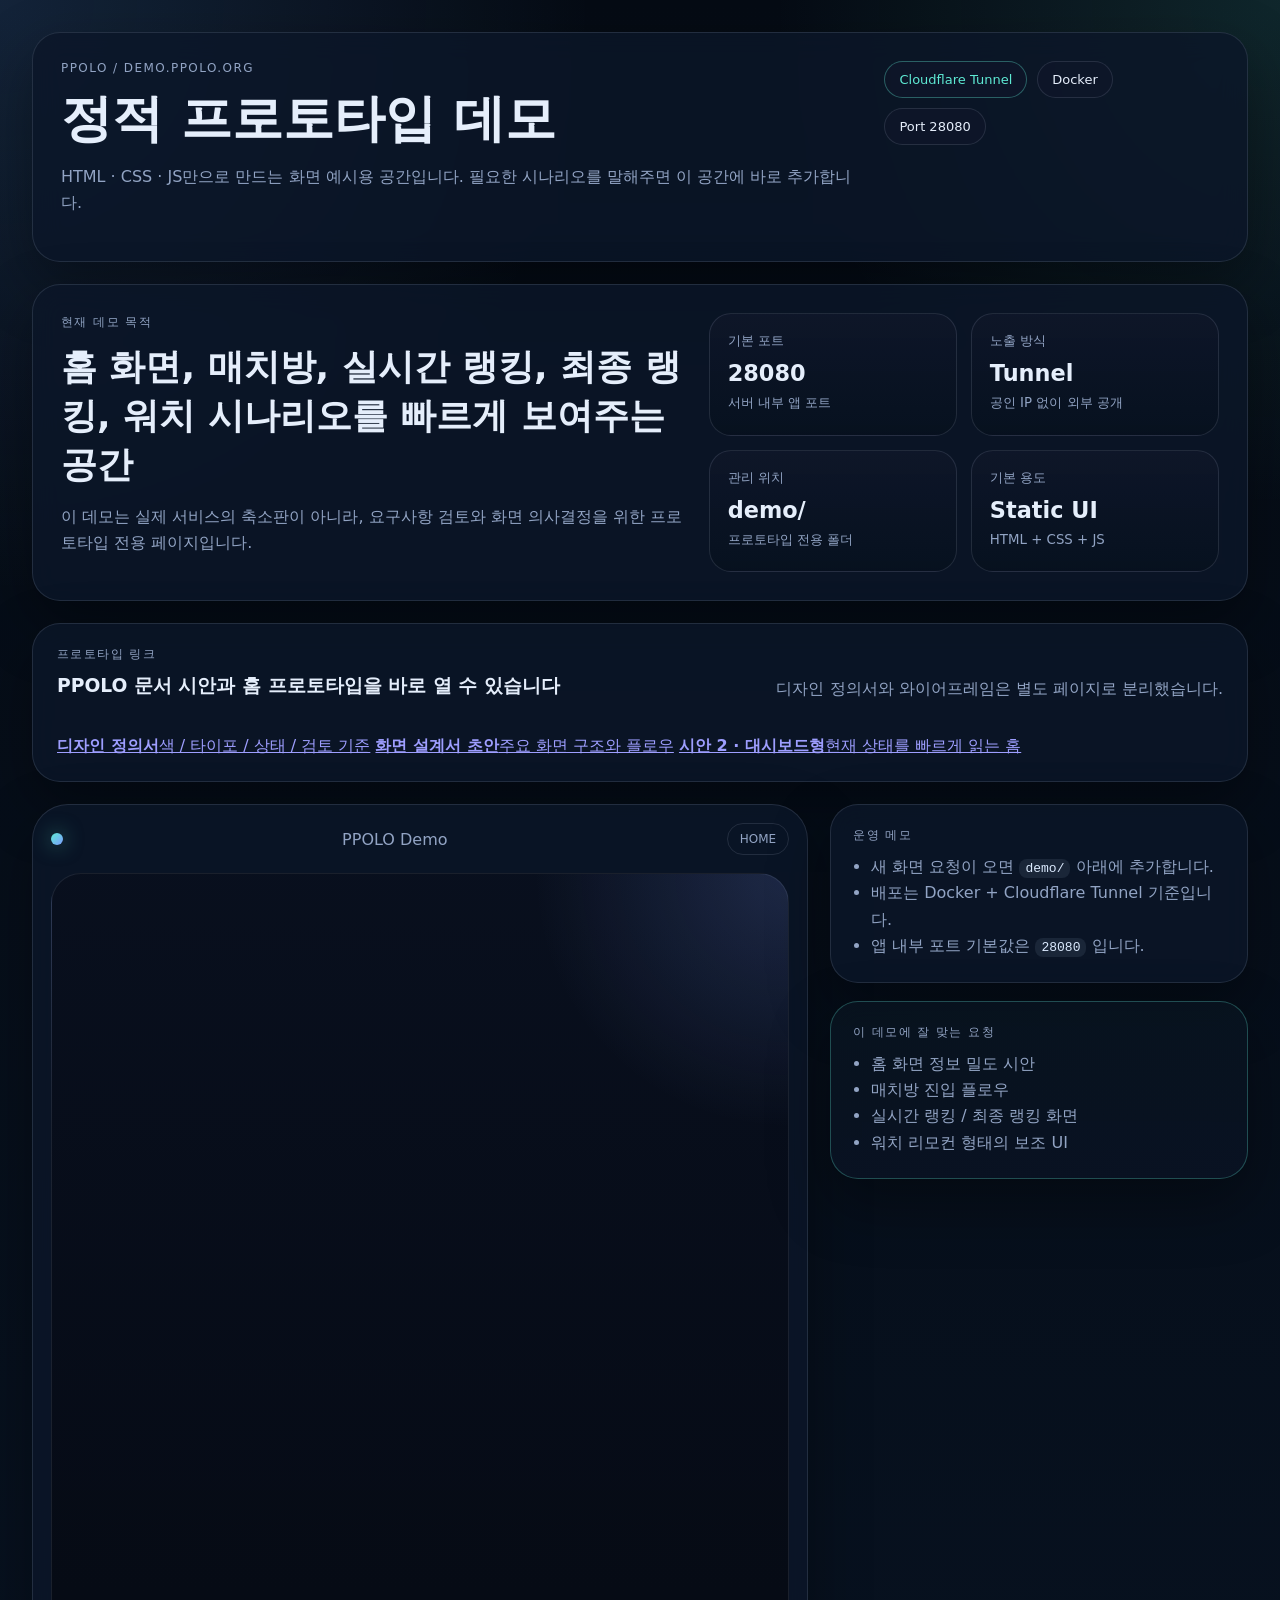
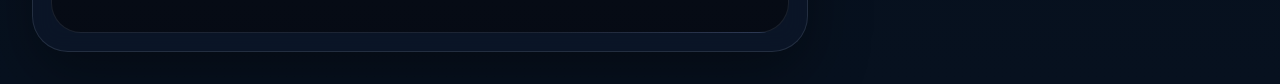
<file: demo/app/site/index.html>
<!doctype html>
<html lang="ko">
  <head>
    <meta charset="utf-8" />
    <meta name="viewport" content="width=device-width, initial-scale=1" />
    <title>PPOLO Demo</title>
    <meta
      name="description"
      content="PPOLO 화면 프로토타입을 demo.ppolo.org에서 확인하는 정적 데모입니다."
    />
    <link rel="stylesheet" href="styles.css" />
    <script defer src="app.js"></script>
  </head>
  <body>
    <div class="shell">
      <header class="topbar">
        <div>
          <p class="eyebrow">PPOLO / demo.ppolo.org</p>
          <h1>정적 프로토타입 데모</h1>
          <p class="lead">
            HTML · CSS · JS만으로 만드는 화면 예시용 공간입니다.
            필요한 시나리오를 말해주면 이 공간에 바로 추가합니다.
          </p>
        </div>
        <div class="badge-stack">
          <span class="badge accent">Cloudflare Tunnel</span>
          <span class="badge">Docker</span>
          <span class="badge">Port 28080</span>
        </div>
      </header>

      <section class="hero-card">
        <div class="hero-copy">
          <p class="section-label">현재 데모 목적</p>
          <h2>홈 화면, 매치방, 실시간 랭킹, 최종 랭킹, 워치 시나리오를 빠르게 보여주는 공간</h2>
          <p>
            이 데모는 실제 서비스의 축소판이 아니라, 요구사항 검토와 화면 의사결정을
            위한 프로토타입 전용 페이지입니다.
          </p>
        </div>
        <div class="hero-grid">
          <article class="metric-card">
            <span>기본 포트</span>
            <strong>28080</strong>
            <small>서버 내부 앱 포트</small>
          </article>
          <article class="metric-card">
            <span>노출 방식</span>
            <strong>Tunnel</strong>
            <small>공인 IP 없이 외부 공개</small>
          </article>
          <article class="metric-card">
            <span>관리 위치</span>
            <strong>demo/</strong>
            <small>프로토타입 전용 폴더</small>
          </article>
          <article class="metric-card">
            <span>기본 용도</span>
            <strong>Static UI</strong>
            <small>HTML + CSS + JS</small>
          </article>
        </div>
      </section>

      <section class="panel prototype-links">
        <div class="panel-head">
          <div>
            <p class="section-label">프로토타입 링크</p>
            <h3>PPOLO 문서 시안과 홈 프로토타입을 바로 열 수 있습니다</h3>
          </div>
          <p class="panel-note">디자인 정의서와 와이어프레임은 별도 페이지로 분리했습니다.</p>
        </div>
        <div class="prototype-grid">
          <a class="prototype-card" href="/design.html"><strong>디자인 정의서</strong><span>색 / 타이포 / 상태 / 검토 기준</span></a>
          <a class="prototype-card" href="/wireframe.html"><strong>화면 설계서 초안</strong><span>주요 화면 구조와 플로우</span></a>
          <a class="prototype-card" href="/home-prototype-2.html"><strong>시안 2 · 대시보드형</strong><span>현재 상태를 빠르게 읽는 홈</span></a>
        </div>
      </section>

      <main class="workspace">
        <section class="phone-frame" aria-live="polite">
          <div class="phone-top">
            <span class="phone-dot"></span>
            <span class="phone-time">PPOLO Demo</span>
            <span class="phone-pill" id="screen-pill">HOME</span>
          </div>
          <div id="screen-view" class="screen-view"></div>
        </section>

        <aside class="side-panel">
          <section class="info-card">
            <p class="section-label">운영 메모</p>
            <ul>
              <li>새 화면 요청이 오면 <code>demo/</code> 아래에 추가합니다.</li>
              <li>배포는 Docker + Cloudflare Tunnel 기준입니다.</li>
              <li>앱 내부 포트 기본값은 <code>28080</code> 입니다.</li>
            </ul>
          </section>
          <section class="info-card highlight">
            <p class="section-label">이 데모에 잘 맞는 요청</p>
            <ul>
              <li>홈 화면 정보 밀도 시안</li>
              <li>매치방 진입 플로우</li>
              <li>실시간 랭킹 / 최종 랭킹 화면</li>
              <li>워치 리모컨 형태의 보조 UI</li>
            </ul>
          </section>
        </aside>
      </main>
    </div>
  </body>
</html>
</file>
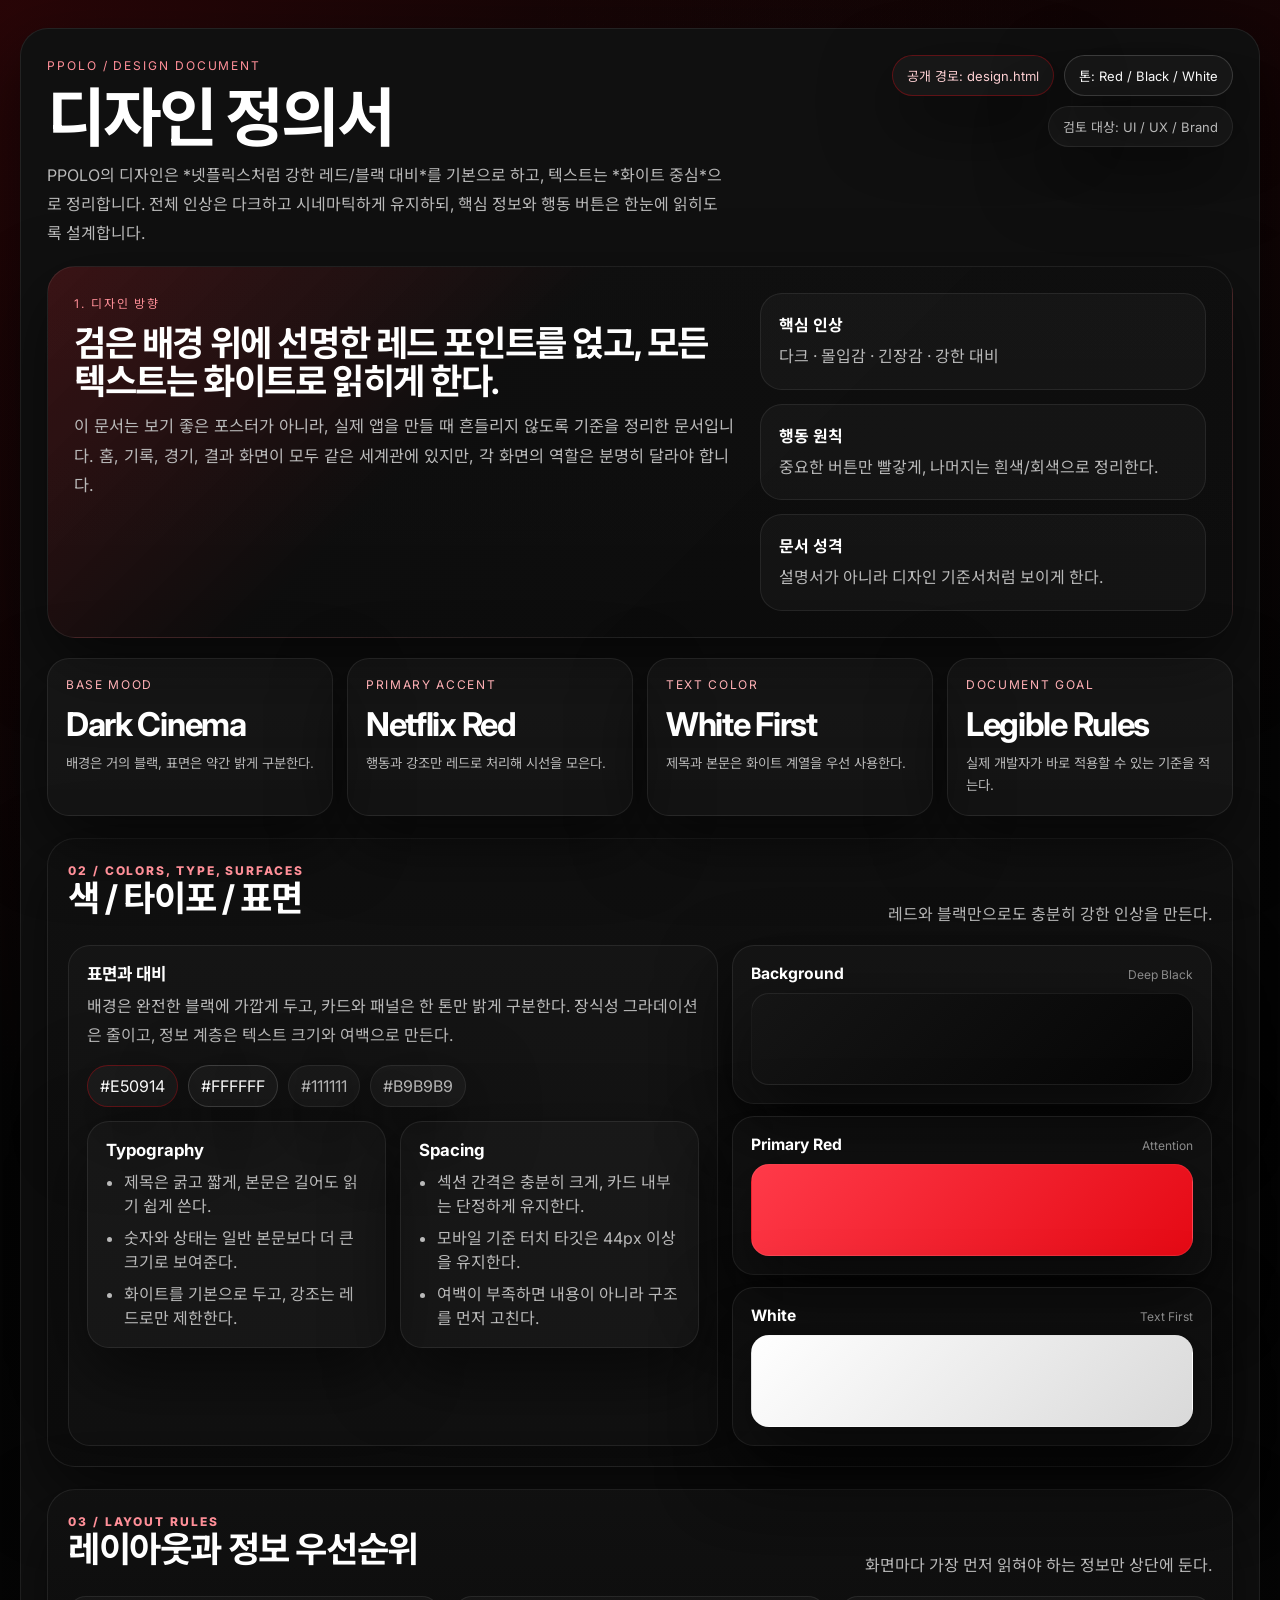
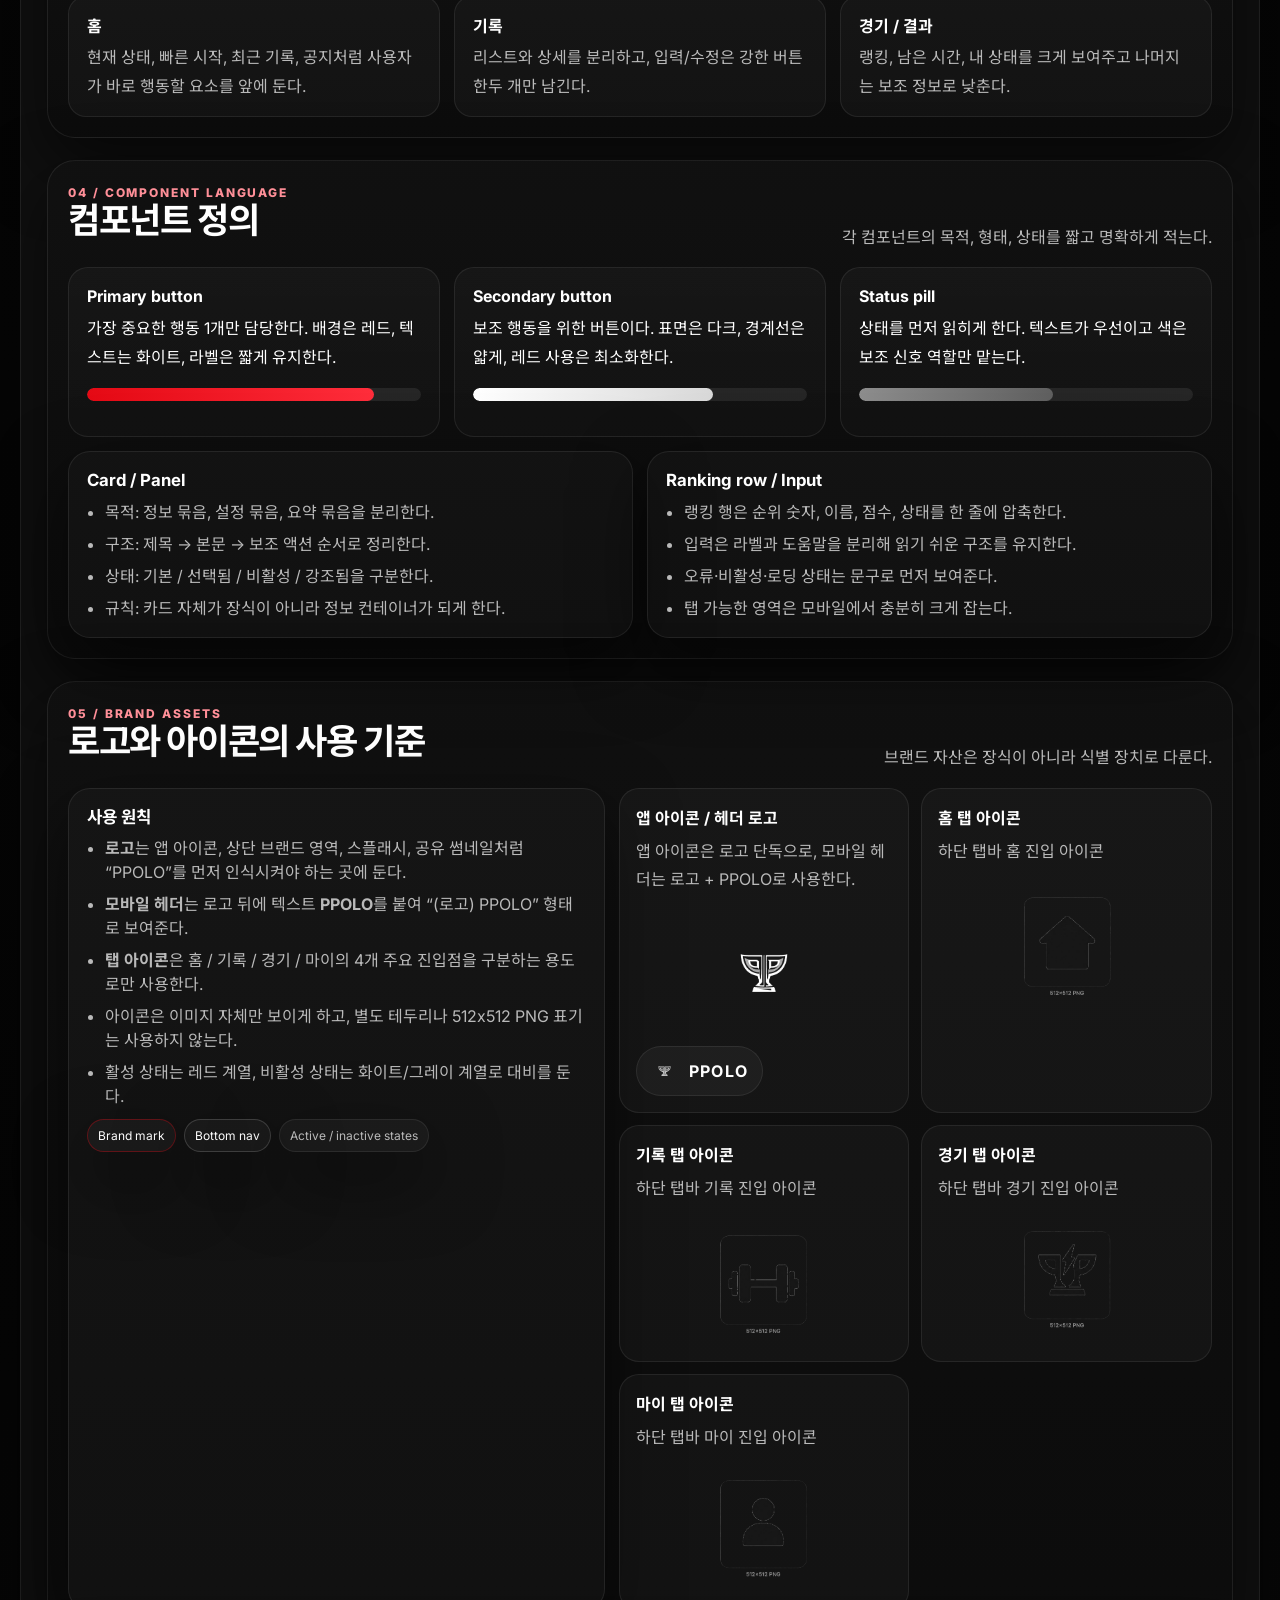
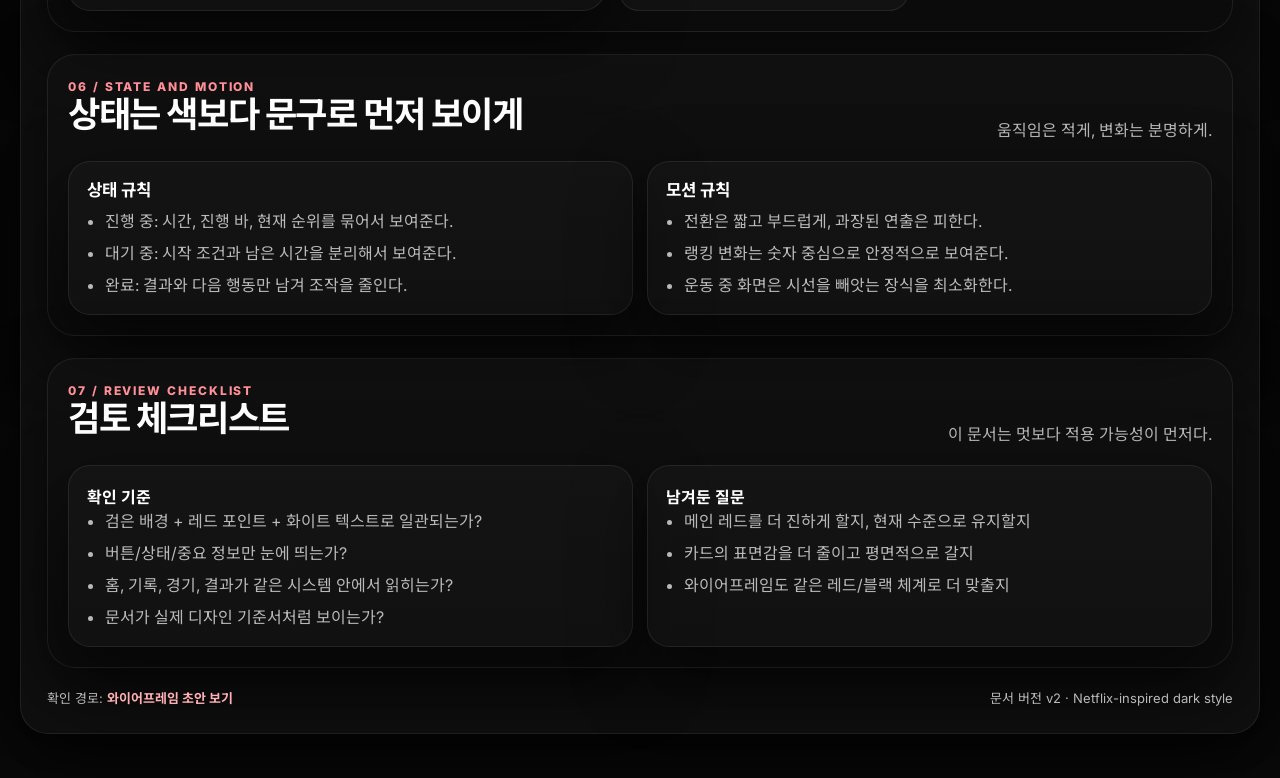
<file: demo/app/site/design.html>
<!doctype html>
<html lang="ko">
  <head>
    <meta charset="utf-8" />
    <meta name="viewport" content="width=device-width, initial-scale=1" />
    <title>PPOLO 디자인 정의서</title>
    <meta name="description" content="PPOLO 디자인 정의서 - Netflix 스타일의 레드/블랙/화이트 중심 UI 기준 문서" />
    <link rel="preconnect" href="https://fonts.googleapis.com" />
    <link rel="preconnect" href="https://fonts.gstatic.com" crossorigin />
    <link href="https://fonts.googleapis.com/css2?family=Inter:wght@400;500;600;700;800;900&family=Noto+Sans+KR:wght@400;500;700;900&display=swap" rel="stylesheet" />
    <style>
      :root {
        color-scheme: dark;
        --bg: #050505;
        --bg-2: #0a0a0a;
        --surface: #101010;
        --surface-2: #151515;
        --surface-3: rgba(255, 255, 255, 0.04);
        --line: rgba(255, 255, 255, 0.08);
        --line-strong: rgba(229, 9, 20, 0.42);
        --text: #ffffff;
        --muted: #b9b9b9;
        --muted-2: #8a8a8a;
        --red: #e50914;
        --red-2: #ff2d3b;
        --shadow: 0 26px 70px rgba(0, 0, 0, 0.55);
        --radius-xl: 28px;
        --radius-lg: 22px;
        --radius-md: 16px;
        --radius-sm: 12px;
        --max: 1360px;
      }

      * { box-sizing: border-box; }
      html, body { margin: 0; min-height: 100%; }
      body {
        background:
          radial-gradient(circle at top left, rgba(229, 9, 20, 0.16), transparent 26%),
          radial-gradient(circle at top right, rgba(229, 9, 20, 0.08), transparent 18%),
          linear-gradient(180deg, #050505 0%, #090909 100%);
        color: var(--text);
        font-family: "Inter", "Noto Sans KR", system-ui, -apple-system, sans-serif;
        text-rendering: optimizeLegibility;
      }

      a { color: inherit; }
      h1, h2, h3, h4, p { margin-top: 0; }
      h1 {
        margin-bottom: 12px;
        font-size: clamp(2.4rem, 5vw, 4.6rem);
        line-height: 0.98;
        letter-spacing: -0.05em;
      }
      h2 {
        margin-bottom: 12px;
        font-size: clamp(1.5rem, 3vw, 2.2rem);
        line-height: 1.08;
        letter-spacing: -0.04em;
      }
      h3 { margin-bottom: 8px; font-size: 1.05rem; line-height: 1.2; }
      p { line-height: 1.8; }

      .page {
        max-width: var(--max);
        margin: 0 auto;
        padding: 28px 20px 44px;
      }

      .shell,
      .hero,
      .section,
      .card,
      .chip,
      .pill,
      .box,
      .check,
      .swatch,
      .metric {
        background: var(--surface);
        border: 1px solid var(--line);
        box-shadow: var(--shadow);
      }

      .shell {
        border-radius: var(--radius-xl);
        padding: 26px;
      }

      .topbar {
        display: flex;
        justify-content: space-between;
        align-items: flex-start;
        gap: 18px;
        margin-bottom: 18px;
      }

      .eyebrow {
        margin: 0 0 10px;
        font-size: 12px;
        letter-spacing: 0.16em;
        text-transform: uppercase;
        color: #ff8f98;
      }

      .lead {
        margin: 0;
        max-width: 74ch;
        color: var(--muted);
      }

      .chip-row {
        display: flex;
        flex-wrap: wrap;
        gap: 10px;
        justify-content: flex-end;
      }
      .chip {
        display: inline-flex;
        align-items: center;
        gap: 8px;
        padding: 10px 14px;
        border-radius: 999px;
        font-size: 13px;
        white-space: nowrap;
        background: rgba(255, 255, 255, 0.03);
      }
      .chip.red { border-color: rgba(229, 9, 20, 0.35); color: #ffd1d4; }
      .chip.white { border-color: rgba(255, 255, 255, 0.16); color: #fff; }
      .chip.soft { color: var(--muted); }

      .hero {
        margin-top: 18px;
        border-radius: var(--radius-xl);
        padding: 26px;
        display: grid;
        grid-template-columns: 1.2fr 0.8fr;
        gap: 18px;
        background:
          linear-gradient(180deg, rgba(255,255,255,0.02), rgba(255,255,255,0.01)),
          linear-gradient(135deg, rgba(229, 9, 20, 0.18), rgba(10, 10, 10, 0.92) 36%, rgba(10, 10, 10, 0.98));
        border-color: rgba(255, 255, 255, 0.08);
      }

      .hero-copy .lead {
        font-size: 1.02rem;
        max-width: 68ch;
      }

      .hero-side {
        display: grid;
        gap: 14px;
      }

      .meta,
      .card,
      .box,
      .check,
      .swatch,
      .metric,
      .section-card {
        border-radius: var(--radius-lg);
      }

      .meta {
        padding: 18px;
        background: rgba(255, 255, 255, 0.03);
        border: 1px solid rgba(255, 255, 255, 0.08);
      }
      .meta strong { display: block; margin-bottom: 6px; }
      .meta p { margin: 0; color: var(--muted); }

      .summary-grid {
        margin-top: 20px;
        display: grid;
        grid-template-columns: repeat(4, minmax(0, 1fr));
        gap: 14px;
      }
      .metric {
        padding: 18px;
        background: linear-gradient(180deg, rgba(255,255,255,0.03), rgba(255,255,255,0.02));
      }
      .metric span {
        display: block;
        margin-bottom: 12px;
        font-size: 12px;
        color: #ffb0b5;
        letter-spacing: 0.14em;
        text-transform: uppercase;
      }
      .metric strong {
        display: block;
        margin-bottom: 8px;
        font-size: clamp(1.45rem, 3vw, 2.05rem);
        letter-spacing: -0.04em;
      }
      .metric small { color: var(--muted); line-height: 1.6; }

      .section {
        margin-top: 22px;
        padding: 20px;
        border-radius: var(--radius-xl);
        background: linear-gradient(180deg, rgba(17,17,17,0.96), rgba(12,12,12,0.98));
      }

      .section-head {
        display: flex;
        justify-content: space-between;
        gap: 16px;
        align-items: end;
        margin-bottom: 16px;
      }
      .section-head p { margin: 0; color: var(--muted); }
      .section-index {
        display: inline-flex;
        align-items: center;
        gap: 8px;
        color: #ff8f98;
        font-size: 12px;
        font-weight: 800;
        letter-spacing: 0.16em;
        text-transform: uppercase;
      }

      .grid-2 { display: grid; grid-template-columns: repeat(2, minmax(0, 1fr)); gap: 14px; }
      .grid-3 { display: grid; grid-template-columns: repeat(3, minmax(0, 1fr)); gap: 14px; }

      .card,
      .box,
      .check,
      .section-card {
        padding: 18px;
        background: rgba(255,255,255,0.025);
        border: 1px solid rgba(255,255,255,0.08);
      }
      .card p, .box p, .check p, .section-card p, .card li, .box li, .check li, .section-card li {
        color: var(--muted);
      }
      .card ul, .box ul, .check ul, .section-card ul {
        margin: 0;
        padding-left: 18px;
      }
      .card li + li, .box li + li, .check li + li, .section-card li + li {
        margin-top: 8px;
      }

      .tokens {
        display: grid;
        grid-template-columns: 1.15fr 0.85fr;
        gap: 14px;
      }

      .swatch-row {
        display: grid;
        gap: 12px;
      }
      .swatch-meta {
        display: flex;
        justify-content: space-between;
        gap: 12px;
        align-items: baseline;
        margin-bottom: 10px;
      }
      .swatch-meta strong { font-size: 0.98rem; }
      .swatch-meta span { color: var(--muted-2); font-size: 12px; }
      .swatch {
        height: 92px;
        border-radius: 18px;
        border: 1px solid rgba(255,255,255,0.08);
      }
      .swatch.dark { background: linear-gradient(135deg, #151515 0%, #050505 100%); }
      .swatch.red { background: linear-gradient(135deg, #ff3a49 0%, #e50914 100%); }
      .swatch.white { background: linear-gradient(135deg, #ffffff 0%, #d9d9d9 100%); }
      .swatch.gray { background: linear-gradient(135deg, #2a2a2a 0%, #111111 100%); }

      .tone-row {
        display: flex;
        flex-wrap: wrap;
        gap: 10px;
      }
      .pill {
        display: inline-flex;
        align-items: center;
        gap: 8px;
        padding: 10px 12px;
        border-radius: 999px;
        background: rgba(255,255,255,0.03);
        color: #fff;
      }
      .pill.red { border-color: rgba(229, 9, 20, 0.35); }
      .pill.white { border-color: rgba(255,255,255,0.16); }
      .pill.gray { border-color: rgba(255,255,255,0.08); color: var(--muted); }

      .rule-grid {
        display: grid;
        grid-template-columns: repeat(3, minmax(0, 1fr));
        gap: 14px;
      }
      .rule {
        padding: 16px 18px;
        border-radius: 18px;
        background: rgba(255,255,255,0.03);
        border: 1px solid rgba(255,255,255,0.08);
      }
      .rule strong { display: block; margin-bottom: 6px; }
      .rule p { margin: 0; color: var(--muted); }

      .component-grid {
        display: grid;
        grid-template-columns: repeat(3, minmax(0, 1fr));
        gap: 14px;
      }
      .component-preview {
        min-height: 170px;
        padding: 18px;
        border-radius: 20px;
        background: linear-gradient(180deg, rgba(255,255,255,0.03), rgba(255,255,255,0.02));
        border: 1px solid rgba(255,255,255,0.08);
      }
      .component-preview strong { display: block; margin-bottom: 8px; }
      .component-preview p { margin-bottom: 16px; }
      .component-bar {
        height: 13px;
        border-radius: 999px;
        background: rgba(255,255,255,0.08);
        overflow: hidden;
      }
      .component-bar span {
        display: block;
        height: 100%;
        border-radius: inherit;
        background: linear-gradient(90deg, var(--red), var(--red-2));
      }
      .component-bar.white span { background: linear-gradient(90deg, #fff, #d8d8d8); }
      .component-bar.gray span { background: linear-gradient(90deg, #8d8d8d, #5f5f5f); }

      .asset-grid {
        display: grid;
        grid-template-columns: 0.95fr 1.05fr;
        gap: 14px;
      }
      .asset-showcase {
        display: grid;
        grid-template-columns: repeat(2, minmax(0, 1fr));
        gap: 12px;
      }
      .asset-card {
        padding: 16px;
        border-radius: 20px;
        background: rgba(255,255,255,0.03);
        border: 1px solid rgba(255,255,255,0.08);
      }
      .asset-card strong { display: block; margin-bottom: 8px; }
      .asset-card p { margin: 0 0 12px; color: var(--muted); }
      .asset-img-wrap {
        min-height: 130px;
        display: grid;
        place-items: center;
        padding: 4px 0 0;
        border: 0;
        background: transparent;
      }
      .asset-img {
        max-width: 100%;
        max-height: 112px;
        object-fit: contain;
      }
      .brand-demo {
        display: inline-flex;
        align-items: center;
        gap: 10px;
        padding: 10px 14px;
        border-radius: 999px;
        background: rgba(255,255,255,0.04);
        border: 1px solid rgba(255,255,255,0.08);
      }
      .brand-demo img {
        width: 28px;
        height: 28px;
        object-fit: contain;
        display: block;
      }
      .brand-demo strong {
        margin: 0;
        font-size: 1rem;
        letter-spacing: 0.08em;
      }
      .asset-badges {
        display: flex;
        flex-wrap: wrap;
        gap: 8px;
      }
      .asset-badges .pill { font-size: 12px; padding: 8px 10px; }

      .check-grid {
        display: grid;
        grid-template-columns: repeat(2, minmax(0, 1fr));
        gap: 14px;
      }

      .footer {
        margin-top: 20px;
        display: flex;
        justify-content: space-between;
        gap: 16px;
        align-items: center;
        color: var(--muted);
        font-size: 13px;
      }
      .footer a {
        color: #ffb0b5;
        text-decoration: none;
        font-weight: 700;
      }

      @media (max-width: 1100px) {
        .topbar,
        .hero,
        .summary-grid,
        .tokens,
        .grid-2,
        .grid-3,
        .rule-grid,
        .component-grid,
        .check-grid {
          grid-template-columns: 1fr;
          display: grid;
        }
        .topbar,
        .section-head,
        .footer {
          display: grid;
        }
        .chip-row { justify-content: flex-start; }
      }
    </style>
  </head>
  <body>
    <div class="page">
      <div class="shell">
        <header class="topbar">
          <div>
            <p class="eyebrow">PPOLO / DESIGN DOCUMENT</p>
            <h1>디자인 정의서</h1>
            <p class="lead">
              PPOLO의 디자인은 *넷플릭스처럼 강한 레드/블랙 대비*를 기본으로 하고,
              텍스트는 *화이트 중심*으로 정리합니다.
              전체 인상은 다크하고 시네마틱하게 유지하되, 핵심 정보와 행동 버튼은 한눈에 읽히도록 설계합니다.
            </p>
          </div>
          <div class="chip-row">
            <span class="chip red">공개 경로: design.html</span>
            <span class="chip white">톤: Red / Black / White</span>
            <span class="chip soft">검토 대상: UI / UX / Brand</span>
          </div>
        </header>

        <section class="hero">
          <div class="hero-copy">
            <p class="eyebrow">1. 디자인 방향</p>
            <h2>검은 배경 위에 선명한 레드 포인트를 얹고, 모든 텍스트는 화이트로 읽히게 한다.</h2>
            <p class="lead">
              이 문서는 보기 좋은 포스터가 아니라, 실제 앱을 만들 때 흔들리지 않도록 기준을 정리한 문서입니다.
              홈, 기록, 경기, 결과 화면이 모두 같은 세계관에 있지만, 각 화면의 역할은 분명히 달라야 합니다.
            </p>
          </div>
          <div class="hero-side">
            <div class="meta">
              <strong>핵심 인상</strong>
              <p>다크 · 몰입감 · 긴장감 · 강한 대비</p>
            </div>
            <div class="meta">
              <strong>행동 원칙</strong>
              <p>중요한 버튼만 빨갛게, 나머지는 흰색/회색으로 정리한다.</p>
            </div>
            <div class="meta">
              <strong>문서 성격</strong>
              <p>설명서가 아니라 디자인 기준서처럼 보이게 한다.</p>
            </div>
          </div>
        </section>

        <section class="summary-grid">
          <article class="metric">
            <span>Base Mood</span>
            <strong>Dark Cinema</strong>
            <small>배경은 거의 블랙, 표면은 약간 밝게 구분한다.</small>
          </article>
          <article class="metric">
            <span>Primary Accent</span>
            <strong>Netflix Red</strong>
            <small>행동과 강조만 레드로 처리해 시선을 모은다.</small>
          </article>
          <article class="metric">
            <span>Text Color</span>
            <strong>White First</strong>
            <small>제목과 본문은 화이트 계열을 우선 사용한다.</small>
          </article>
          <article class="metric">
            <span>Document Goal</span>
            <strong>Legible Rules</strong>
            <small>실제 개발자가 바로 적용할 수 있는 기준을 적는다.</small>
          </article>
        </section>

        <section class="section">
          <div class="section-head">
            <div>
              <div class="section-index">02 / Colors, type, surfaces</div>
              <h2>색 / 타이포 / 표면</h2>
            </div>
            <p>레드와 블랙만으로도 충분히 강한 인상을 만든다.</p>
          </div>

          <div class="tokens">
            <div class="section-card">
              <h3>표면과 대비</h3>
              <p>
                배경은 완전한 블랙에 가깝게 두고, 카드와 패널은 한 톤만 밝게 구분한다.
                장식성 그라데이션은 줄이고, 정보 계층은 텍스트 크기와 여백으로 만든다.
              </p>
              <div class="tone-row">
                <span class="pill red">#E50914</span>
                <span class="pill white">#FFFFFF</span>
                <span class="pill gray">#111111</span>
                <span class="pill gray">#B9B9B9</span>
              </div>
              <div style="height:14px"></div>
              <div class="grid-2">
                <div class="card">
                  <h3>Typography</h3>
                  <ul>
                    <li>제목은 굵고 짧게, 본문은 길어도 읽기 쉽게 쓴다.</li>
                    <li>숫자와 상태는 일반 본문보다 더 큰 크기로 보여준다.</li>
                    <li>화이트를 기본으로 두고, 강조는 레드로만 제한한다.</li>
                  </ul>
                </div>
                <div class="card">
                  <h3>Spacing</h3>
                  <ul>
                    <li>섹션 간격은 충분히 크게, 카드 내부는 단정하게 유지한다.</li>
                    <li>모바일 기준 터치 타깃은 44px 이상을 유지한다.</li>
                    <li>여백이 부족하면 내용이 아니라 구조를 먼저 고친다.</li>
                  </ul>
                </div>
              </div>
            </div>

            <div class="swatch-row">
              <div class="card">
                <div class="swatch-meta"><strong>Background</strong><span>Deep Black</span></div>
                <div class="swatch dark"></div>
              </div>
              <div class="card">
                <div class="swatch-meta"><strong>Primary Red</strong><span>Attention</span></div>
                <div class="swatch red"></div>
              </div>
              <div class="card">
                <div class="swatch-meta"><strong>White</strong><span>Text First</span></div>
                <div class="swatch white"></div>
              </div>
            </div>
          </div>
        </section>

        <section class="section">
          <div class="section-head">
            <div>
              <div class="section-index">03 / Layout rules</div>
              <h2>레이아웃과 정보 우선순위</h2>
            </div>
            <p>화면마다 가장 먼저 읽혀야 하는 정보만 상단에 둔다.</p>
          </div>

          <div class="rule-grid">
            <div class="rule">
              <strong>홈</strong>
              <p>현재 상태, 빠른 시작, 최근 기록, 공지처럼 사용자가 바로 행동할 요소를 앞에 둔다.</p>
            </div>
            <div class="rule">
              <strong>기록</strong>
              <p>리스트와 상세를 분리하고, 입력/수정은 강한 버튼 한두 개만 남긴다.</p>
            </div>
            <div class="rule">
              <strong>경기 / 결과</strong>
              <p>랭킹, 남은 시간, 내 상태를 크게 보여주고 나머지는 보조 정보로 낮춘다.</p>
            </div>
          </div>
        </section>

        <section class="section">
          <div class="section-head">
            <div>
              <div class="section-index">04 / Component language</div>
              <h2>컴포넌트 정의</h2>
            </div>
            <p>각 컴포넌트의 목적, 형태, 상태를 짧고 명확하게 적는다.</p>
          </div>

          <div class="component-grid" style="margin-bottom:14px;">
            <div class="component-preview">
              <strong>Primary button</strong>
              <p>가장 중요한 행동 1개만 담당한다. 배경은 레드, 텍스트는 화이트, 라벨은 짧게 유지한다.</p>
              <div class="component-bar"><span style="width:86%"></span></div>
            </div>
            <div class="component-preview">
              <strong>Secondary button</strong>
              <p>보조 행동을 위한 버튼이다. 표면은 다크, 경계선은 얇게, 레드 사용은 최소화한다.</p>
              <div class="component-bar white"><span style="width:72%"></span></div>
            </div>
            <div class="component-preview">
              <strong>Status pill</strong>
              <p>상태를 먼저 읽히게 한다. 텍스트가 우선이고 색은 보조 신호 역할만 맡는다.</p>
              <div class="component-bar gray"><span style="width:58%"></span></div>
            </div>
          </div>

          <div class="grid-2">
            <div class="card">
              <h3>Card / Panel</h3>
              <ul>
                <li>목적: 정보 묶음, 설정 묶음, 요약 묶음을 분리한다.</li>
                <li>구조: 제목 → 본문 → 보조 액션 순서로 정리한다.</li>
                <li>상태: 기본 / 선택됨 / 비활성 / 강조됨을 구분한다.</li>
                <li>규칙: 카드 자체가 장식이 아니라 정보 컨테이너가 되게 한다.</li>
              </ul>
            </div>
            <div class="card">
              <h3>Ranking row / Input</h3>
              <ul>
                <li>랭킹 행은 순위 숫자, 이름, 점수, 상태를 한 줄에 압축한다.</li>
                <li>입력은 라벨과 도움말을 분리해 읽기 쉬운 구조를 유지한다.</li>
                <li>오류·비활성·로딩 상태는 문구로 먼저 보여준다.</li>
                <li>탭 가능한 영역은 모바일에서 충분히 크게 잡는다.</li>
              </ul>
            </div>
          </div>
        </section>

        <section class="section">
          <div class="section-head">
            <div>
              <div class="section-index">05 / Brand assets</div>
              <h2>로고와 아이콘의 사용 기준</h2>
            </div>
            <p>브랜드 자산은 장식이 아니라 식별 장치로 다룬다.</p>
          </div>

          <div class="asset-grid">
            <div class="card">
              <h3>사용 원칙</h3>
              <ul>
                <li><strong>로고</strong>는 앱 아이콘, 상단 브랜드 영역, 스플래시, 공유 썸네일처럼 “PPOLO”를 먼저 인식시켜야 하는 곳에 둔다.</li>
                <li><strong>모바일 헤더</strong>는 로고 뒤에 텍스트 <strong>PPOLO</strong>를 붙여 “(로고) PPOLO” 형태로 보여준다.</li>
                <li><strong>탭 아이콘</strong>은 홈 / 기록 / 경기 / 마이의 4개 주요 진입점을 구분하는 용도로만 사용한다.</li>
                <li>아이콘은 이미지 자체만 보이게 하고, 별도 테두리나 512x512 PNG 표기는 사용하지 않는다.</li>
                <li>활성 상태는 레드 계열, 비활성 상태는 화이트/그레이 계열로 대비를 둔다.</li>
              </ul>
              <div style="height:12px"></div>
              <div class="asset-badges">
                <span class="pill red">Brand mark</span>
                <span class="pill white">Bottom nav</span>
                <span class="pill gray">Active / inactive states</span>
              </div>
            </div>

            <div class="asset-showcase">
              <div class="asset-card">
                <strong>앱 아이콘 / 헤더 로고</strong>
                <p>앱 아이콘은 로고 단독으로, 모바일 헤더는 로고 + PPOLO로 사용한다.</p>
                <div class="asset-img-wrap">
                  <img class="asset-img" src="./assets/ppolo-logo-white.png" alt="PPOLO 로고" />
                </div>
                <div style="height:10px"></div>
                <div class="brand-demo">
                  <img src="./assets/ppolo-logo-white.png" alt="PPOLO 로고" />
                  <strong>PPOLO</strong>
                </div>
              </div>
              <div class="asset-card">
                <strong>홈 탭 아이콘</strong>
                <p>하단 탭바 홈 진입 아이콘</p>
                <div class="asset-img-wrap">
                  <img class="asset-img" src="./assets/tab-home.png" alt="홈 탭 아이콘" />
                </div>
              </div>
              <div class="asset-card">
                <strong>기록 탭 아이콘</strong>
                <p>하단 탭바 기록 진입 아이콘</p>
                <div class="asset-img-wrap">
                  <img class="asset-img" src="./assets/tab-record.png" alt="기록 탭 아이콘" />
                </div>
              </div>
              <div class="asset-card">
                <strong>경기 탭 아이콘</strong>
                <p>하단 탭바 경기 진입 아이콘</p>
                <div class="asset-img-wrap">
                  <img class="asset-img" src="./assets/tab-match.png" alt="경기 탭 아이콘" />
                </div>
              </div>
              <div class="asset-card">
                <strong>마이 탭 아이콘</strong>
                <p>하단 탭바 마이 진입 아이콘</p>
                <div class="asset-img-wrap">
                  <img class="asset-img" src="./assets/tab-my.png" alt="마이 탭 아이콘" />
                </div>
              </div>
            </div>
          </div>
        </section>

        <section class="section">
          <div class="section-head">
            <div>
              <div class="section-index">06 / State and motion</div>
              <h2>상태는 색보다 문구로 먼저 보이게</h2>
            </div>
            <p>움직임은 적게, 변화는 분명하게.</p>
          </div>

          <div class="check-grid">
            <div class="check">
              <h3>상태 규칙</h3>
              <ul>
                <li>진행 중: 시간, 진행 바, 현재 순위를 묶어서 보여준다.</li>
                <li>대기 중: 시작 조건과 남은 시간을 분리해서 보여준다.</li>
                <li>완료: 결과와 다음 행동만 남겨 조작을 줄인다.</li>
              </ul>
            </div>
            <div class="check">
              <h3>모션 규칙</h3>
              <ul>
                <li>전환은 짧고 부드럽게, 과장된 연출은 피한다.</li>
                <li>랭킹 변화는 숫자 중심으로 안정적으로 보여준다.</li>
                <li>운동 중 화면은 시선을 빼앗는 장식을 최소화한다.</li>
              </ul>
            </div>
          </div>
        </section>

        <section class="section">
          <div class="section-head">
            <div>
              <div class="section-index">07 / Review checklist</div>
              <h2>검토 체크리스트</h2>
            </div>
            <p>이 문서는 멋보다 적용 가능성이 먼저다.</p>
          </div>

          <div class="grid-2">
            <div class="box">
              <strong>확인 기준</strong>
              <ul>
                <li>검은 배경 + 레드 포인트 + 화이트 텍스트로 일관되는가?</li>
                <li>버튼/상태/중요 정보만 눈에 띄는가?</li>
                <li>홈, 기록, 경기, 결과가 같은 시스템 안에서 읽히는가?</li>
                <li>문서가 실제 디자인 기준서처럼 보이는가?</li>
              </ul>
            </div>
            <div class="box">
              <strong>남겨둔 질문</strong>
              <ul>
                <li>메인 레드를 더 진하게 할지, 현재 수준으로 유지할지</li>
                <li>카드의 표면감을 더 줄이고 평면적으로 갈지</li>
                <li>와이어프레임도 같은 레드/블랙 체계로 더 맞출지</li>
              </ul>
            </div>
          </div>
        </section>

        <footer class="footer">
          <div>확인 경로: <a href="/wireframe.html">와이어프레임 초안 보기</a></div>
          <div>문서 버전 v2 · Netflix-inspired dark style</div>
        </footer>
      </div>
    </div>
  </body>
</html>
</file>
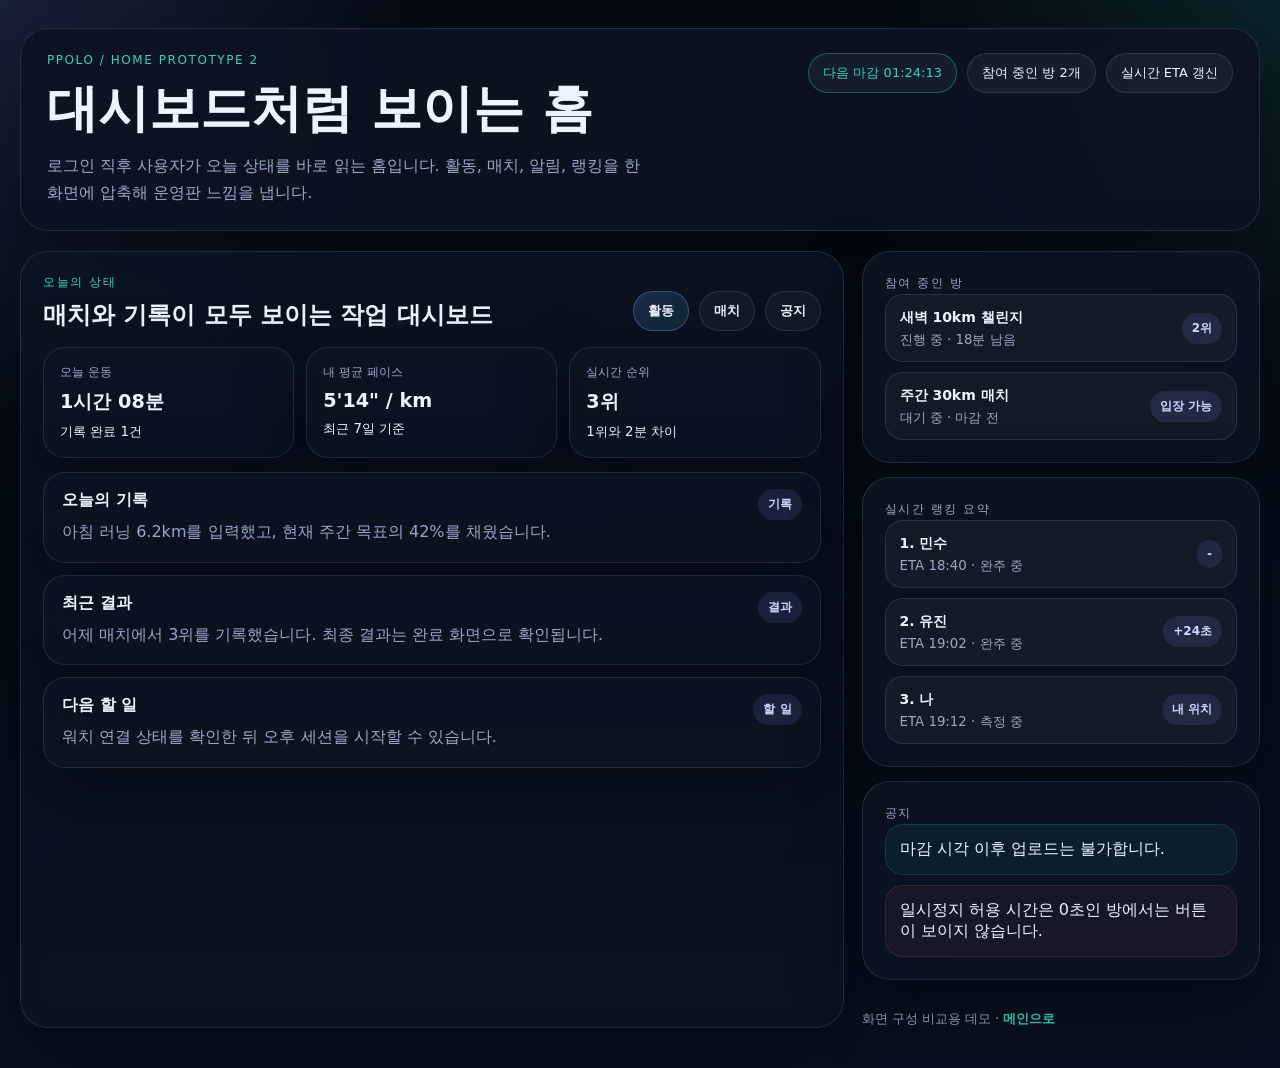
<file: demo/app/site/home-prototype-2.html>
<!doctype html>
<html lang="ko">
  <head>
    <meta charset="utf-8" />
    <meta name="viewport" content="width=device-width, initial-scale=1" />
    <title>PPOLO 홈 프로토타입 2 · 대시보드형</title>
    <meta name="description" content="PPOLO 홈 화면 정보 밀도 시안 2 - 대시보드형 홈 프로토타입" />
    <style>
      :root {
        --bg: #08111f;
        --panel: rgba(12, 19, 34, 0.88);
        --panel-strong: #10192b;
        --text: #ecf4ff;
        --muted: #9aa9c7;
        --accent: #7c9cff;
        --accent-2: #33d5bf;
        --danger: #ff7b7b;
        --line: rgba(148, 163, 184, 0.18);
        --shadow: 0 26px 70px rgba(0, 0, 0, 0.38);
      }
      * { box-sizing: border-box; }
      html, body { margin: 0; min-height: 100%; }
      body {
        color: var(--text);
        font-family: Inter, Pretendard, "Noto Sans KR", system-ui, -apple-system, sans-serif;
        background:
          radial-gradient(circle at top left, rgba(124, 156, 255, 0.16), transparent 26%),
          radial-gradient(circle at top right, rgba(51, 213, 191, 0.12), transparent 24%),
          linear-gradient(180deg, #050a13 0%, var(--bg) 100%);
      }
      .page { max-width: 1380px; margin: 0 auto; padding: 28px 20px 40px; }
      .topbar, .panel, .card, .kpi, .feed-item {
        background: var(--panel);
        border: 1px solid var(--line);
        box-shadow: var(--shadow);
        backdrop-filter: blur(12px);
      }
      .topbar {
        display:flex; justify-content: space-between; gap: 18px; align-items: flex-start;
        padding: 24px 26px; border-radius: 28px;
      }
      .eyebrow { margin: 0 0 8px; font-size: 12px; letter-spacing: .13em; text-transform: uppercase; color: var(--accent-2); }
      h1 { margin: 0 0 8px; font-size: clamp(2rem, 4vw, 3.2rem); }
      .lead { margin: 0; color: var(--muted); line-height: 1.7; max-width: 60ch; }
      .status-row { display:flex; flex-wrap: wrap; gap: 10px; align-content:flex-start; }
      .chip { padding: 10px 14px; border-radius: 999px; border: 1px solid var(--line); background: rgba(255,255,255,0.05); font-size: 13px; color: var(--text); }
      .chip.hot { border-color: rgba(51, 213, 191, .35); color: var(--accent-2); }
      .layout { margin-top: 20px; display: grid; grid-template-columns: minmax(0, 1.55fr) minmax(320px, .75fr); gap: 18px; }
      .panel { border-radius: 28px; padding: 22px; }
      .panel-head { display:flex; justify-content: space-between; gap: 14px; align-items:flex-end; margin-bottom: 16px; }
      .panel-head h2, .panel-head h3 { margin: 0; }
      .filters { display:flex; flex-wrap: wrap; gap: 10px; }
      .filter {
        appearance:none; border: 1px solid var(--line); border-radius: 999px; cursor:pointer;
        background: rgba(255,255,255,0.04); color: var(--text); padding: 10px 14px; font-weight: 700;
      }
      .filter.active { background: linear-gradient(135deg, rgba(124, 156, 255, .18), rgba(51, 213, 191, .12)); border-color: rgba(124,156,255,.35); }
      .kpi-grid { display:grid; grid-template-columns: repeat(3, minmax(0,1fr)); gap: 12px; }
      .kpi { border-radius: 22px; padding: 16px; }
      .kpi span { display:block; color: var(--muted); font-size: 12px; margin-bottom: 8px; }
      .kpi strong { display:block; font-size: 1.2rem; margin-bottom: 6px; }
      .cards { margin-top: 14px; display:grid; gap: 12px; }
      .feed-item {
        border-radius: 22px; padding: 16px 18px;
        display:flex; justify-content: space-between; gap: 14px; align-items:flex-start;
      }
      .feed-item h4 { margin: 0 0 8px; font-size: 1.02rem; }
      .feed-item p, .side p, .side li { margin:0; color: var(--muted); line-height:1.65; }
      .tag { padding: 7px 10px; border-radius: 999px; background: rgba(124,156,255,.12); color: #cbd8ff; font-size: 12px; font-weight: 700; white-space: nowrap; }
      .side { display:grid; gap: 14px; }
      .rank-list { display:grid; gap: 10px; }
      .rank-row { display:flex; justify-content: space-between; gap: 12px; align-items:center; padding: 12px 14px; border-radius: 18px; background: rgba(255,255,255,0.04); border: 1px solid var(--line); }
      .rank-row strong { font-size: 14px; }
      .rank-row small { display:block; color: var(--muted); margin-top: 4px; }
      .notice-list { display:grid; gap: 10px; }
      .notice { padding: 14px; border-radius: 18px; background: rgba(51,213,191,.07); border: 1px solid rgba(51,213,191,.14); }
      .notice.warn { background: rgba(255, 123, 123, .06); border-color: rgba(255, 123, 123, .14); }
      .footer { margin-top: 16px; color: var(--muted); font-size: 13px; }
      .footer a { color: var(--accent-2); text-decoration: none; font-weight: 700; }
      @media (max-width: 1100px) {
        .topbar, .layout { grid-template-columns: 1fr; display:grid; }
        .kpi-grid { grid-template-columns: 1fr; }
      }
    </style>
  </head>
  <body>
    <div class="page">
      <header class="topbar">
        <div>
          <p class="eyebrow">PPOLO / HOME PROTOTYPE 2</p>
          <h1>대시보드처럼 보이는 홈</h1>
          <p class="lead">로그인 직후 사용자가 오늘 상태를 바로 읽는 홈입니다. 활동, 매치, 알림, 랭킹을 한 화면에 압축해 운영판 느낌을 냅니다.</p>
        </div>
        <div class="status-row">
          <span class="chip hot">다음 마감 01:24:13</span>
          <span class="chip">참여 중인 방 2개</span>
          <span class="chip">실시간 ETA 갱신</span>
        </div>
      </header>

      <main class="layout">
        <section class="panel">
          <div class="panel-head">
            <div>
              <p class="eyebrow">오늘의 상태</p>
              <h2>매치와 기록이 모두 보이는 작업 대시보드</h2>
            </div>
            <div class="filters" aria-label="스트림 필터">
              <button class="filter active" data-filter="activity" type="button">활동</button>
              <button class="filter" data-filter="competition" type="button">매치</button>
              <button class="filter" data-filter="notice" type="button">공지</button>
            </div>
          </div>

          <div class="kpi-grid">
            <article class="kpi"><span>오늘 운동</span><strong>1시간 08분</strong><small>기록 완료 1건</small></article>
            <article class="kpi"><span>내 평균 페이스</span><strong>5'14" / km</strong><small>최근 7일 기준</small></article>
            <article class="kpi"><span>실시간 순위</span><strong>3위</strong><small>1위와 2분 차이</small></article>
          </div>

          <div class="cards" id="feed"></div>
        </section>

        <aside class="side">
          <section class="panel">
            <p class="eyebrow">참여 중인 방</p>
            <div class="rank-list">
              <div class="rank-row"><div><strong>새벽 10km 챌린지</strong><small>진행 중 · 18분 남음</small></div><span class="tag">2위</span></div>
              <div class="rank-row"><div><strong>주간 30km 매치</strong><small>대기 중 · 마감 전</small></div><span class="tag">입장 가능</span></div>
            </div>
          </section>
          <section class="panel">
            <p class="eyebrow">실시간 랭킹 요약</p>
            <div class="rank-list">
              <div class="rank-row"><div><strong>1. 민수</strong><small>ETA 18:40 · 완주 중</small></div><span class="tag">-</span></div>
              <div class="rank-row"><div><strong>2. 유진</strong><small>ETA 19:02 · 완주 중</small></div><span class="tag">+24초</span></div>
              <div class="rank-row"><div><strong>3. 나</strong><small>ETA 19:12 · 측정 중</small></div><span class="tag hot">내 위치</span></div>
            </div>
          </section>
          <section class="panel">
            <p class="eyebrow">공지</p>
            <div class="notice-list">
              <div class="notice">마감 시각 이후 업로드는 불가합니다.</div>
              <div class="notice warn">일시정지 허용 시간은 0초인 방에서는 버튼이 보이지 않습니다.</div>
            </div>
          </section>
          <div class="footer">화면 구성 비교용 데모 · <a href="/">메인으로</a></div>
        </aside>
      </main>
    </div>

    <script>
      const feeds = {
        activity: [
          ["오늘의 기록", "아침 러닝 6.2km를 입력했고, 현재 주간 목표의 42%를 채웠습니다.", "기록"],
          ["최근 결과", "어제 매치에서 3위를 기록했습니다. 최종 결과는 완료 화면으로 확인됩니다.", "결과"],
          ["다음 할 일", "워치 연결 상태를 확인한 뒤 오후 세션을 시작할 수 있습니다.", "할 일"],
        ],
        competition: [
          ["새벽 10km 챌린지", "현재 2위, 1위와 24초 차이입니다. ETA 기준으로 순위가 변합니다.", "LIVE"],
          ["주간 30km 매치", "마감 전 입장이 가능하며, 시작 전 대기실 상태를 유지합니다.", "ROOM"],
          ["최종 랭킹 준비", "완주 결과만 주 순위에 노출되고, DNS·DNF는 별도 영역으로 이동합니다.", "FINAL"],
        ],
        notice: [
          ["마감 정책", "서버 시간 기준 마감 이후 업로드는 차단됩니다.", "정책"],
          ["순위 외 결과", "DNS, DNF, disqualified는 접힘 섹션으로 분리됩니다.", "정리"],
          ["ETA 가중치", "초기값은 100:0, 이후 80:20 또는 60:40으로 조정 가능합니다.", "설정"],
        ],
      };

      const feed = document.getElementById('feed');
      const filterButtons = document.querySelectorAll('.filter');
      function renderFeed(key) {
        feed.innerHTML = feeds[key].map(([title, body, tag]) => `
          <article class="feed-item">
            <div><h4>${title}</h4><p>${body}</p></div>
            <span class="tag">${tag}</span>
          </article>
        `).join('');
      }
      filterButtons.forEach((button) => button.addEventListener('click', () => {
        filterButtons.forEach((b) => b.classList.toggle('active', b === button));
        renderFeed(button.dataset.filter);
      }));
      renderFeed('activity');
    </script>
  </body>
</html>
</file>
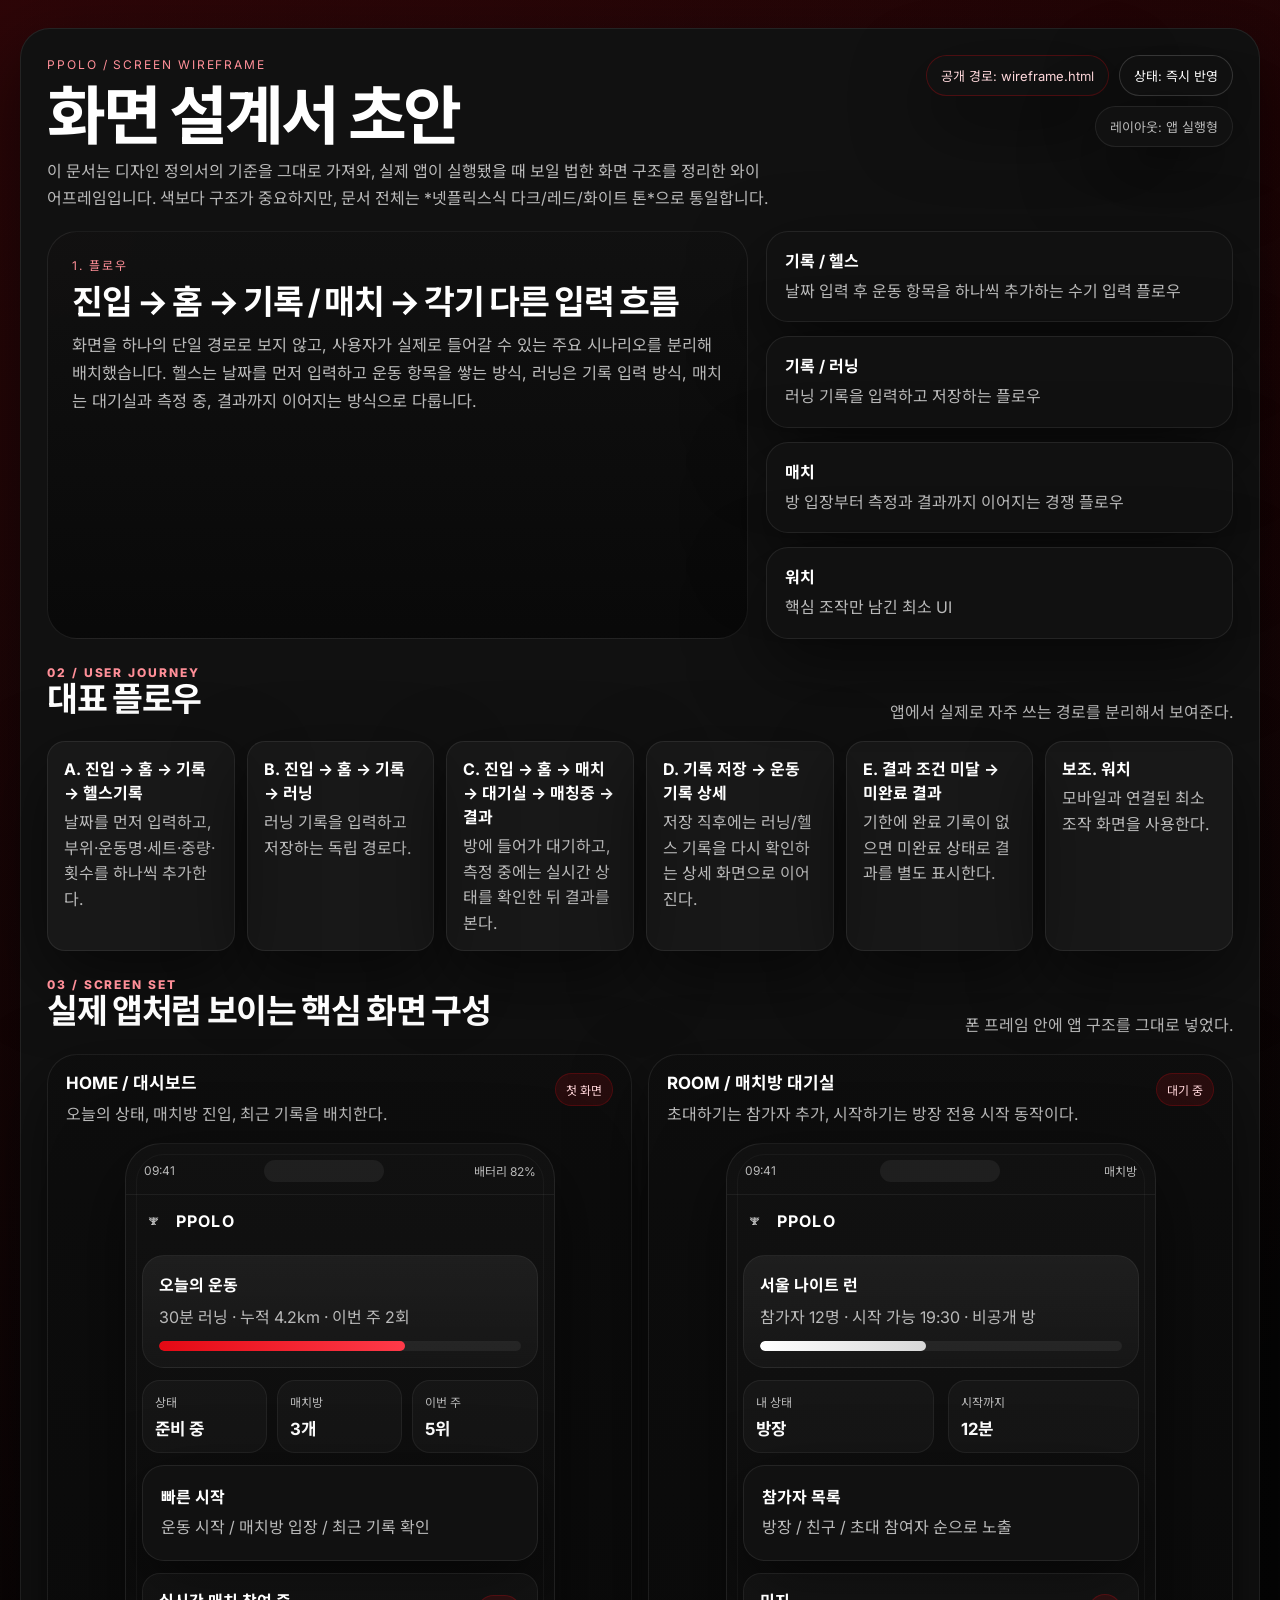
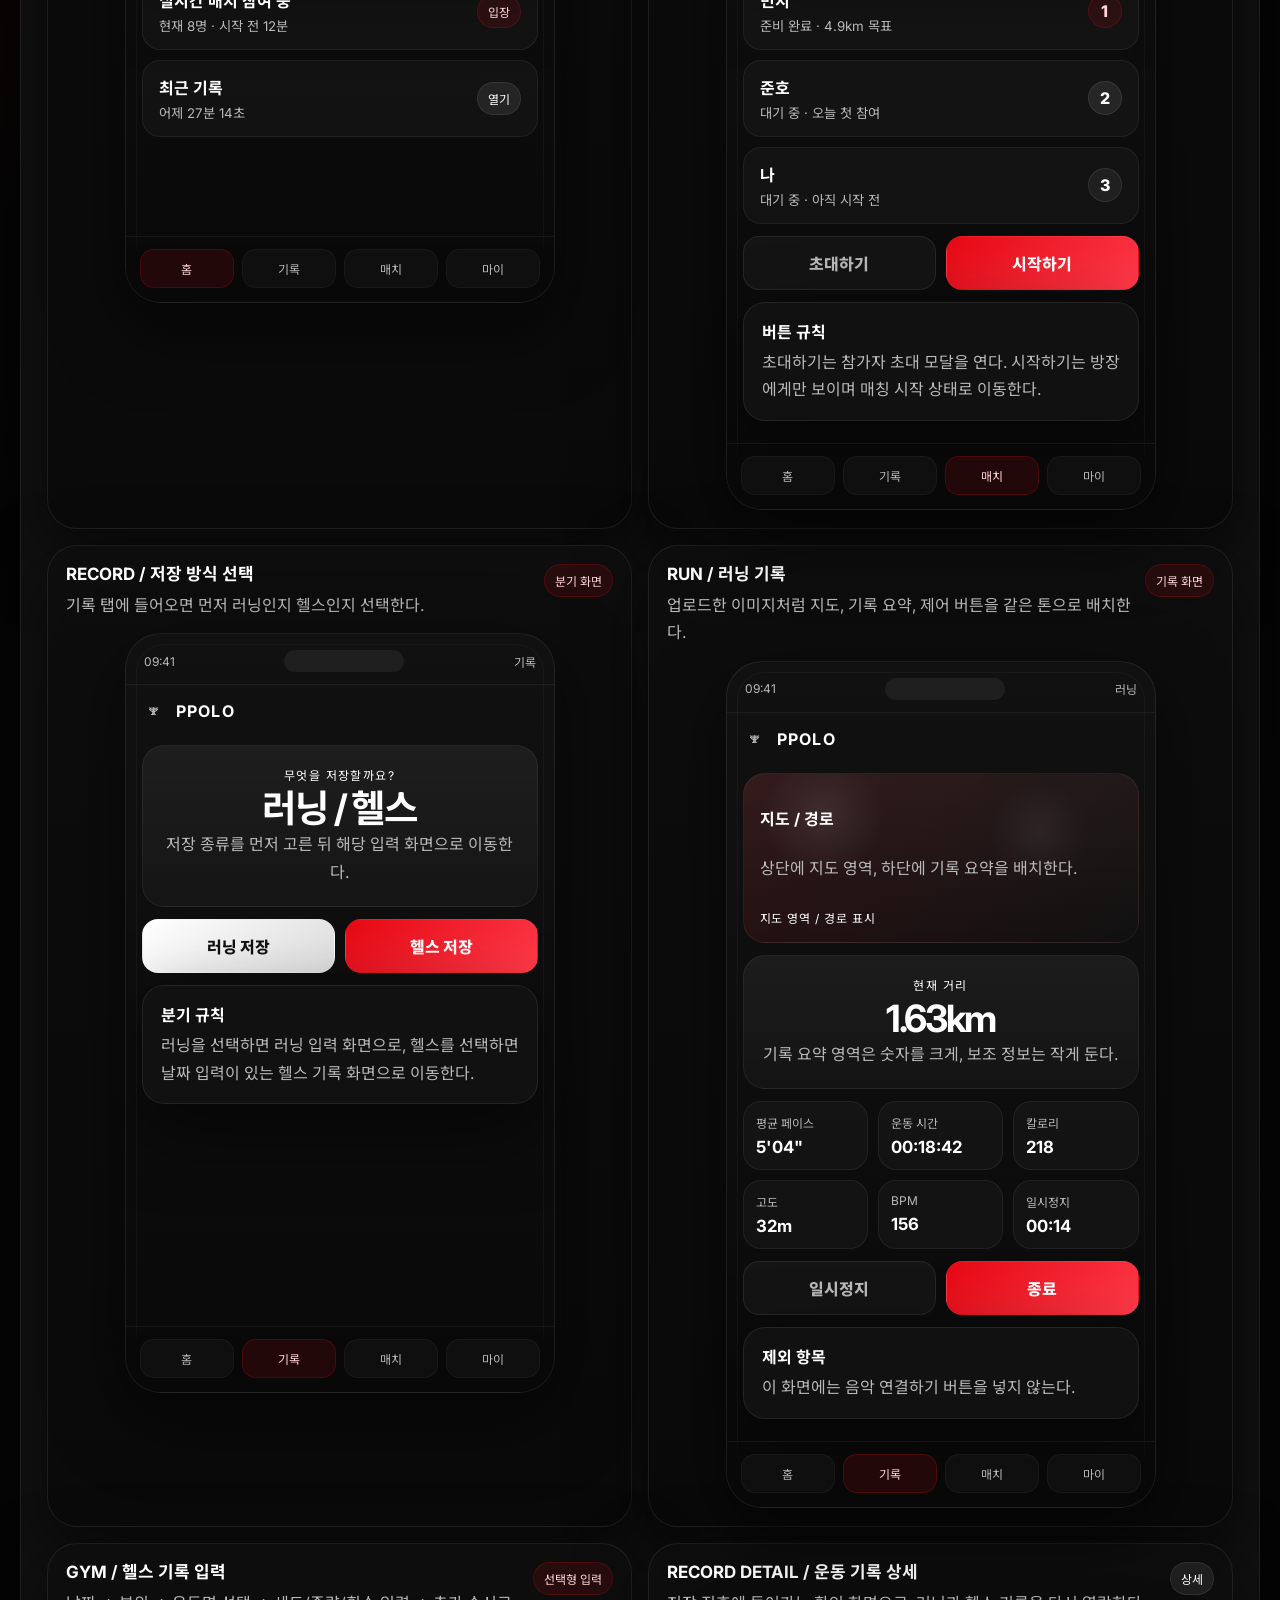
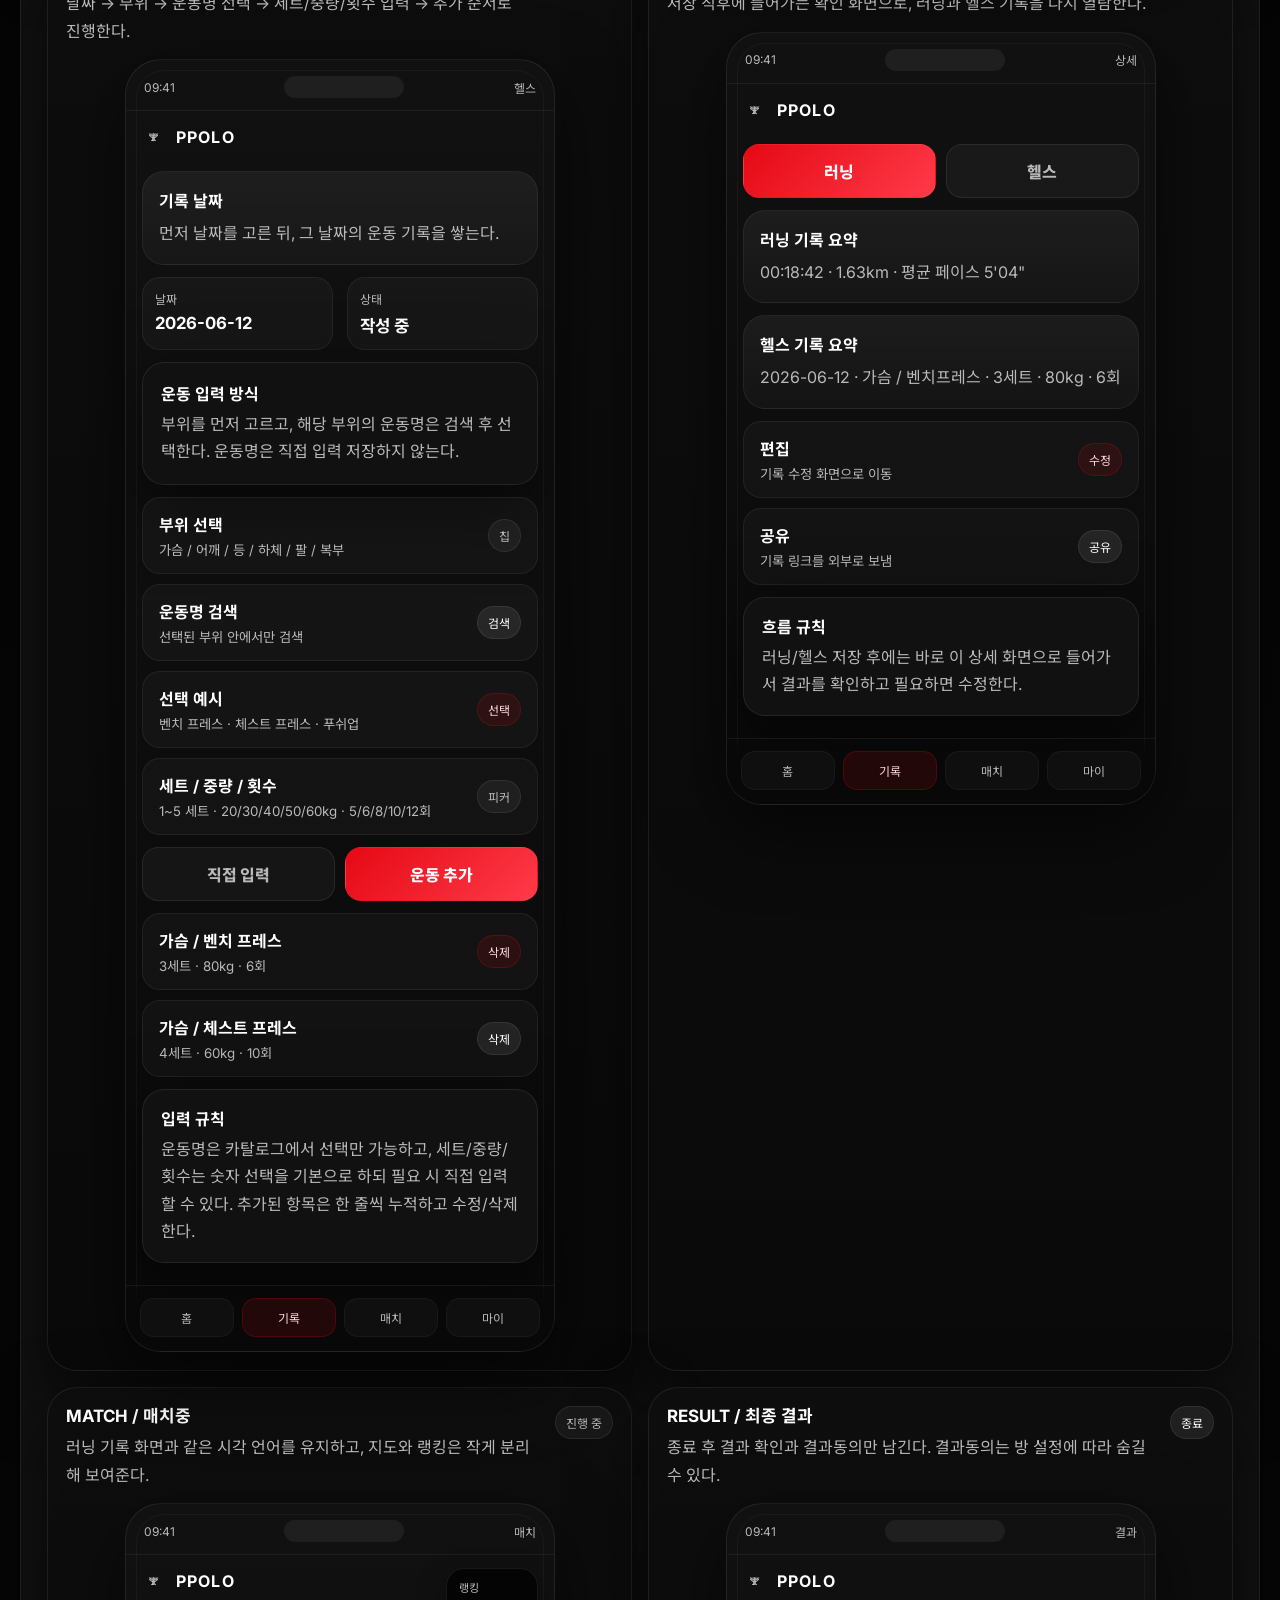
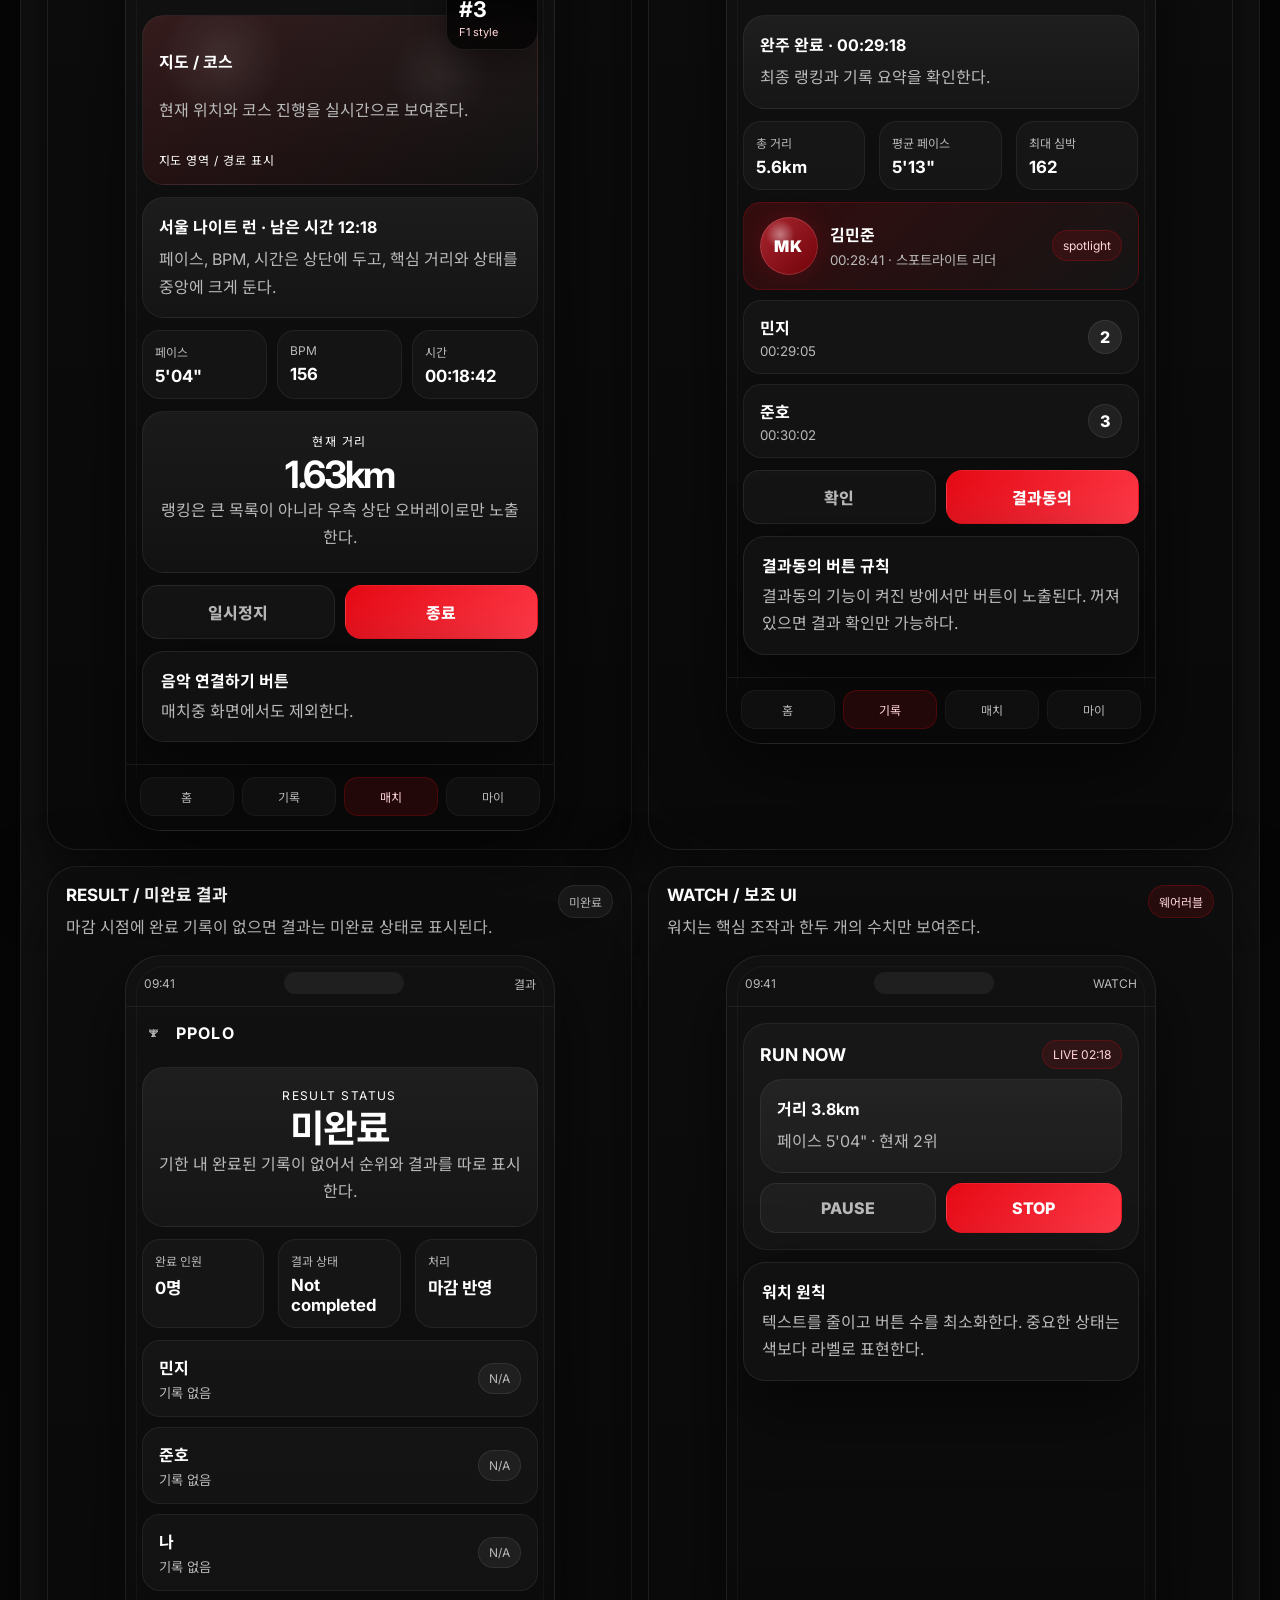
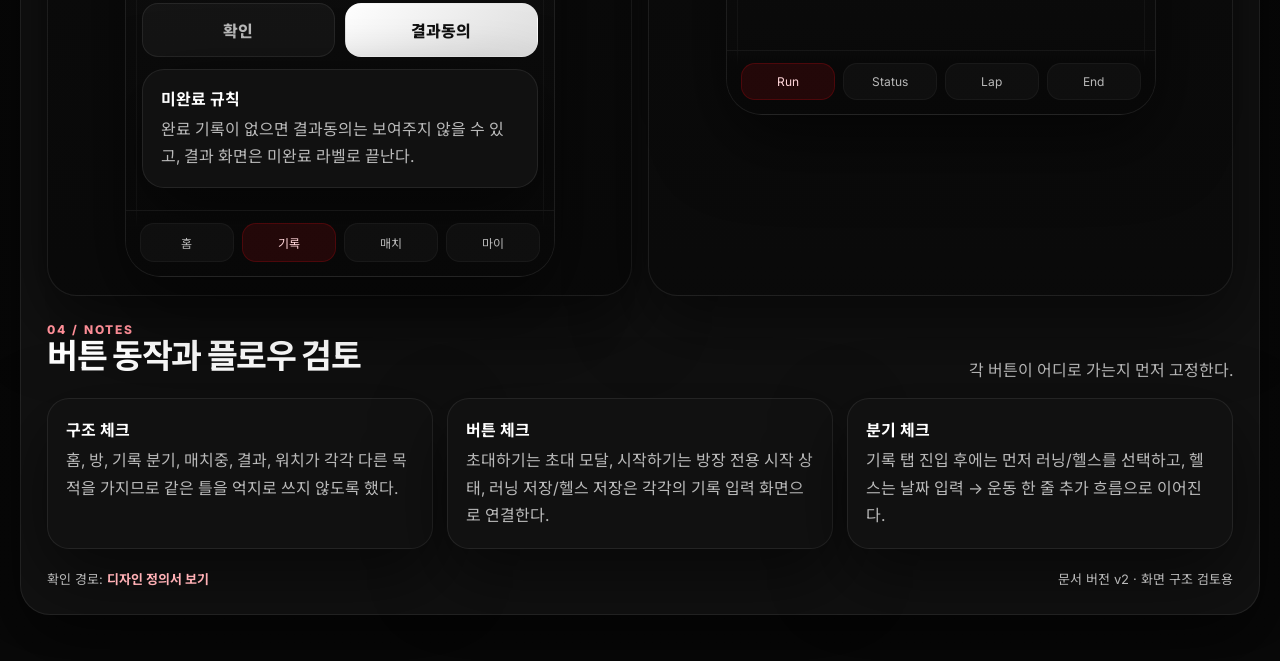
<file: demo/app/site/wireframe.html>
<!doctype html>
<html lang="ko">
  <head>
    <meta charset="utf-8" />
    <meta name="viewport" content="width=device-width, initial-scale=1" />
    <title>PPOLO 화면 설계서</title>
    <meta name="description" content="PPOLO의 실제 앱 화면 구조를 기준으로 정리한 와이어프레임 문서" />
    <link rel="preconnect" href="https://fonts.googleapis.com" />
    <link rel="preconnect" href="https://fonts.gstatic.com" crossorigin />
    <link href="https://fonts.googleapis.com/css2?family=Inter:wght@400;500;600;700;800;900&family=Noto+Sans+KR:wght@400;500;700;900&display=swap" rel="stylesheet" />
    <style>
      :root {
        color-scheme: dark;
        --bg: #050505;
        --bg-2: #0b0b0b;
        --surface: #111111;
        --surface-2: #161616;
        --surface-3: rgba(255, 255, 255, 0.04);
        --line: rgba(255, 255, 255, 0.08);
        --text: #ffffff;
        --muted: #b9b9b9;
        --muted-2: #8a8a8a;
        --primary: #e50914;
        --primary-2: #ff3a49;
        --shadow: 0 26px 72px rgba(0, 0, 0, 0.55);
        --radius-xl: 30px;
        --radius-lg: 22px;
        --radius-md: 16px;
        --radius-sm: 12px;
        --max: 1480px;
      }

      * { box-sizing: border-box; }
      html, body { margin: 0; min-height: 100%; }
      body {
        color: var(--text);
        font-family: "Inter", "Noto Sans KR", system-ui, -apple-system, sans-serif;
        background:
          radial-gradient(circle at top left, rgba(229, 9, 20, 0.18), transparent 26%),
          radial-gradient(circle at top right, rgba(229, 9, 20, 0.08), transparent 18%),
          linear-gradient(180deg, #050505 0%, #090909 100%);
        text-rendering: optimizeLegibility;
      }

      a { color: inherit; }
      h1, h2, h3, h4, p { margin-top: 0; }
      h1 { margin-bottom: 10px; font-size: clamp(2.4rem, 5vw, 4.2rem); line-height: 1.0; letter-spacing: -0.05em; }
      h2 { margin-bottom: 10px; font-size: clamp(1.45rem, 3vw, 2.1rem); line-height: 1.08; letter-spacing: -0.04em; }
      h3 { margin-bottom: 8px; font-size: 1.06rem; line-height: 1.2; }
      p { line-height: 1.72; }

      .page {
        max-width: var(--max);
        margin: 0 auto;
        padding: 28px 20px 46px;
      }

      .frame,
      .panel,
      .card,
      .chip,
      .badge,
      .screen,
      .note,
      .legend-item,
      .step,
      .phone,
      .wire,
      .callout {
        background: var(--surface);
        border: 1px solid var(--line);
        box-shadow: var(--shadow);
      }

      .frame {
        border-radius: var(--radius-xl);
        padding: 26px;
      }

      .topbar {
        display: flex;
        justify-content: space-between;
        align-items: flex-start;
        gap: 18px;
        margin-bottom: 18px;
      }

      .eyebrow {
        margin: 0 0 8px;
        font-size: 12px;
        letter-spacing: 0.16em;
        text-transform: uppercase;
        color: #ff8f98;
      }

      .lead {
        margin: 0;
        max-width: 74ch;
        color: var(--muted);
      }

      .chip-row {
        display: flex;
        flex-wrap: wrap;
        gap: 10px;
        justify-content: flex-end;
      }

      .chip {
        display: inline-flex;
        align-items: center;
        gap: 8px;
        padding: 10px 14px;
        border-radius: 999px;
        font-size: 13px;
        color: var(--text);
        white-space: nowrap;
      }
      .chip.primary { color: #ffd8dc; border-color: rgba(229, 9, 20, 0.28); }
      .chip.soft { color: #ffffff; border-color: rgba(255, 255, 255, 0.16); }
      .chip.gray { color: var(--muted); }

      .hero {
        display: grid;
        grid-template-columns: 1.2fr 0.8fr;
        gap: 18px;
        margin-bottom: 22px;
      }

      .hero-copy {
        border-radius: var(--radius-xl);
        padding: 24px;
        background:
          linear-gradient(180deg, rgba(17, 17, 17, 0.98), rgba(9, 9, 9, 0.98)),
          radial-gradient(circle at top left, rgba(229, 9, 20, 0.16), transparent 34%);
        border: 1px solid rgba(255, 255, 255, 0.08);
      }
      .hero-copy .lead { font-size: 1.02rem; }

      .legend {
        display: grid;
        gap: 14px;
      }
      .legend-item {
        padding: 16px 18px;
        border-radius: var(--radius-lg);
      }
      .legend-item strong { display: block; margin-bottom: 6px; }
      .legend-item p { margin: 0; color: var(--muted); }

      .section { margin-top: 22px; }
      .section-head {
        display: flex;
        justify-content: space-between;
        align-items: end;
        gap: 16px;
        margin-bottom: 14px;
      }
      .section-head p { margin: 0; color: var(--muted); }
      .section-index {
        display: inline-flex;
        align-items: center;
        gap: 8px;
        color: #ff8f98;
        font-size: 12px;
        font-weight: 800;
        letter-spacing: 0.16em;
        text-transform: uppercase;
      }

      .timeline {
        display: grid;
        grid-template-columns: repeat(6, minmax(0, 1fr));
        gap: 12px;
      }
      .step {
        padding: 14px 16px;
        border-radius: 18px;
        background: rgba(255, 255, 255, 0.03);
      }
      .step strong { display: block; margin-bottom: 6px; }
      .step p { margin: 0; color: var(--muted); line-height: 1.6; }

      .grid-2 { display: grid; grid-template-columns: repeat(2, minmax(0, 1fr)); gap: 14px; }
      .grid-3 { display: grid; grid-template-columns: repeat(3, minmax(0, 1fr)); gap: 14px; }
      .screen-grid { display: grid; grid-template-columns: repeat(2, minmax(0, 1fr)); gap: 16px; }

      .screen {
        border-radius: var(--radius-xl);
        padding: 18px;
        background: linear-gradient(180deg, rgba(14, 14, 14, 0.96), rgba(10, 10, 10, 0.99));
      }
      .screen-head {
        display: flex;
        justify-content: space-between;
        gap: 12px;
        align-items: flex-start;
        margin-bottom: 14px;
      }
      .screen-head h3 { margin-bottom: 8px; }
      .screen-head p { margin: 0; color: var(--muted); }
      .tag {
        display: inline-flex;
        padding: 7px 10px;
        border-radius: 999px;
        background: rgba(255, 255, 255, 0.05);
        border: 1px solid rgba(255, 255, 255, 0.08);
        color: var(--muted);
        font-size: 12px;
        white-space: nowrap;
      }
      .tag.hot { background: rgba(229, 9, 20, 0.12); color: #ffd5d9; border-color: rgba(229, 9, 20, 0.22); }
      .tag.white { background: rgba(255, 255, 255, 0.08); color: #fff; }
      .tag.gray { background: rgba(255, 255, 255, 0.05); color: var(--muted); }

      .phone {
        position: relative;
        width: 100%;
        max-width: 430px;
        margin: 0 auto;
        min-height: 760px;
        border-radius: 36px;
        background: linear-gradient(180deg, #111111, #090909);
        overflow: hidden;
        border: 1px solid rgba(255, 255, 255, 0.08);
      }
      .phone-overlay {
        position: absolute;
        top: 64px;
        right: 16px;
        z-index: 2;
        min-width: 92px;
        padding: 10px 12px;
        border-radius: 18px;
        background: rgba(0, 0, 0, 0.72);
        border: 1px solid rgba(255, 255, 255, 0.08);
        backdrop-filter: blur(12px);
        box-shadow: 0 12px 30px rgba(0, 0, 0, 0.35);
      }
      .phone-overlay small {
        display: block;
        color: var(--muted);
        font-size: 11px;
        margin-bottom: 4px;
      }
      .phone-overlay strong {
        display: block;
        font-size: 1.35rem;
        line-height: 1;
      }
      .phone-overlay span {
        display: block;
        margin-top: 4px;
        color: #ffd5d9;
        font-size: 11px;
      }
      .phone::before {
        content: "";
        position: absolute;
        inset: 10px;
        border-radius: 28px;
        border: 1px solid rgba(255, 255, 255, 0.04);
        pointer-events: none;
      }
      .phone-top {
        display: flex;
        justify-content: space-between;
        align-items: center;
        gap: 12px;
        padding: 16px 18px 12px;
        color: var(--muted);
        font-size: 12px;
        border-bottom: 1px solid rgba(255, 255, 255, 0.06);
      }
      .notch { width: 120px; height: 22px; border-radius: 999px; background: rgba(255, 255, 255, 0.06); }
      .app-header {
        display: flex;
        align-items: center;
        gap: 10px;
        padding: 14px 16px 6px;
      }
      .app-header img {
        width: 24px;
        height: 24px;
        object-fit: contain;
        display: block;
      }
      .app-header strong {
        font-size: 1rem;
        letter-spacing: 0.08em;
      }
      .screen-body {
        padding: 16px 16px 88px;
        display: grid;
        gap: 12px;
      }
      .hero-card {
        padding: 16px;
        border-radius: 22px;
        background: linear-gradient(180deg, rgba(255, 255, 255, 0.06), rgba(255, 255, 255, 0.03));
        border: 1px solid rgba(255, 255, 255, 0.06);
      }
      .hero-card strong { display: block; margin-bottom: 8px; }
      .hero-card p { margin: 0; color: var(--muted); }
      .hero-card.center {
        text-align: center;
        padding: 20px 16px;
      }
      .hero-card.center strong {
        margin-bottom: 4px;
        font-size: 2.35rem;
        line-height: 0.95;
        letter-spacing: -0.06em;
      }
      .hero-card.center span {
        display: block;
        margin-bottom: 8px;
        color: #ffffff;
        font-size: 12px;
        letter-spacing: 0.12em;
        text-transform: uppercase;
      }
      .map-panel {
        min-height: 170px;
        display: grid;
        align-items: end;
        background:
          linear-gradient(180deg, rgba(255, 255, 255, 0.05), rgba(255, 255, 255, 0.02)),
          radial-gradient(circle at 20% 25%, rgba(255, 255, 255, 0.09), transparent 18%),
          radial-gradient(circle at 75% 35%, rgba(255, 255, 255, 0.06), transparent 16%),
          linear-gradient(135deg, rgba(229, 9, 20, 0.12), rgba(0, 0, 0, 0.18));
      }
      .map-panel::after {
        content: "지도 영역 / 경로 표시";
        display: inline-block;
        margin-top: 10px;
        color: #ffffff;
        font-size: 12px;
        letter-spacing: 0.08em;
        text-transform: uppercase;
      }
      .metric-grid {
        display: grid;
        grid-template-columns: repeat(3, minmax(0, 1fr));
        gap: 10px;
      }
      .metric {
        padding: 12px;
        border-radius: 18px;
        background: rgba(255, 255, 255, 0.03);
        border: 1px solid rgba(255, 255, 255, 0.06);
      }
      .metric span { display: block; margin-bottom: 6px; color: var(--muted); font-size: 12px; }
      .metric strong { display: block; font-size: 1.05rem; }
      .metric.big strong { font-size: 1.3rem; }
      .progress {
        height: 10px;
        border-radius: 999px;
        background: rgba(255, 255, 255, 0.06);
        overflow: hidden;
      }
      .progress span { display: block; height: 100%; border-radius: inherit; background: linear-gradient(90deg, var(--primary), var(--primary-2)); }
      .progress.gray span { background: linear-gradient(90deg, #8a8a8a, #c4c4c4); }
      .progress.white span { background: linear-gradient(90deg, #ffffff, #d8d8d8); }

      .stats-row { display: grid; grid-template-columns: repeat(3, minmax(0, 1fr)); gap: 10px; }
      .mini {
        padding: 12px;
        border-radius: 18px;
        background: rgba(255, 255, 255, 0.03);
        border: 1px solid rgba(255, 255, 255, 0.06);
      }
      .mini span { display: block; color: var(--muted); font-size: 12px; margin-bottom: 6px; }
      .mini strong { font-size: 1.05rem; }

      .stack { display: grid; gap: 10px; }
      .row {
        display: flex;
        justify-content: space-between;
        gap: 12px;
        align-items: center;
        padding: 14px 16px;
        border-radius: 18px;
        background: rgba(255, 255, 255, 0.03);
        border: 1px solid rgba(255, 255, 255, 0.06);
      }
      .row small { display: block; color: var(--muted); margin-top: 4px; }
      .rank {
        width: 34px;
        height: 34px;
        border-radius: 50%;
        display: grid;
        place-items: center;
        font-weight: 800;
        background: rgba(255, 255, 255, 0.06);
        color: #ffffff;
        border: 1px solid rgba(255, 255, 255, 0.08);
      }
      .rank.hot { background: rgba(229, 9, 20, 0.12); color: #ffd5d9; border-color: rgba(229, 9, 20, 0.22); }
      .rank.white { background: rgba(255, 255, 255, 0.08); color: #fff; }

      .button-bar {
        display: grid;
        grid-template-columns: repeat(2, minmax(0, 1fr));
        gap: 10px;
      }
      .btn {
        padding: 14px 12px;
        border-radius: 16px;
        text-align: center;
        font-weight: 800;
        background: rgba(255, 255, 255, 0.04);
        border: 1px solid rgba(255, 255, 255, 0.08);
      }
      .btn.primary {
        background: linear-gradient(135deg, var(--primary), var(--primary-2));
        border-color: rgba(255, 255, 255, 0.02);
      }
      .btn.ghost { color: var(--muted); }
      .btn.white {
        background: linear-gradient(135deg, #ffffff, #dedede);
        color: #111;
      }

      .tabbar {
        position: absolute;
        left: 0;
        right: 0;
        bottom: 0;
        display: grid;
        grid-template-columns: repeat(4, minmax(0, 1fr));
        gap: 8px;
        padding: 12px 14px 14px;
        background: linear-gradient(180deg, rgba(8, 8, 8, 0.15), rgba(8, 8, 8, 0.98) 24%);
        border-top: 1px solid rgba(255, 255, 255, 0.06);
      }
      .tab {
        padding: 10px 8px;
        border-radius: 14px;
        text-align: center;
        font-size: 12px;
        color: var(--muted);
        background: rgba(255, 255, 255, 0.03);
        border: 1px solid rgba(255, 255, 255, 0.04);
      }
      .tab.active {
        color: #ffd5d9;
        background: rgba(229, 9, 20, 0.12);
        border-color: rgba(229, 9, 20, 0.22);
      }

      .watch {
        display: grid;
        gap: 10px;
        padding: 16px;
        border-radius: 24px;
        background: rgba(255, 255, 255, 0.03);
        border: 1px solid rgba(255, 255, 255, 0.06);
      }
      .watch-top { display: flex; justify-content: space-between; align-items: center; gap: 10px; }
      .watch-top strong { font-size: 1.1rem; }
      .watch-pill {
        display: inline-flex;
        align-items: center;
        gap: 6px;
        padding: 6px 10px;
        border-radius: 999px;
        background: rgba(229, 9, 20, 0.12);
        color: #ffd5d9;
        border: 1px solid rgba(229, 9, 20, 0.22);
        font-size: 12px;
        white-space: nowrap;
      }

      .callout {
        padding: 18px;
        border-radius: var(--radius-lg);
      }
      .callout strong { display: block; margin-bottom: 6px; }
      .callout p { margin: 0; color: var(--muted); }

      .note {
        padding: 16px 18px;
        border-radius: var(--radius-lg);
      }
      .note strong { display: block; margin-bottom: 6px; }
      .note p { margin: 0; color: var(--muted); }

      .footer {
        margin-top: 20px;
        display: flex;
        justify-content: space-between;
        align-items: center;
        gap: 16px;
        color: var(--muted);
        font-size: 13px;
      }
      .footer a {
        color: #ffb0b5;
        text-decoration: none;
        font-weight: 700;
      }

      @media (max-width: 1180px) {
        .topbar,
        .hero,
        .timeline,
        .screen-grid,
        .grid-2,
        .grid-3 {
          grid-template-columns: 1fr;
          display: grid;
        }

        .topbar,
        .section-head,
        .footer { display: grid; }

        .chip-row { justify-content: flex-start; }
      }
    </style>
  </head>
  <body>
    <div class="page">
      <div class="frame">
        <header class="topbar">
          <div>
            <p class="eyebrow">PPOLO / SCREEN WIREFRAME</p>
            <h1>화면 설계서 초안</h1>
            <p class="lead">
              이 문서는 디자인 정의서의 기준을 그대로 가져와, 실제 앱이 실행됐을 때 보일 법한 화면 구조를 정리한 와이어프레임입니다.
              색보다 구조가 중요하지만, 문서 전체는 *넷플릭스식 다크/레드/화이트 톤*으로 통일합니다.
            </p>
          </div>
          <div class="chip-row">
            <span class="chip primary">공개 경로: wireframe.html</span>
            <span class="chip soft">상태: 즉시 반영</span>
            <span class="chip gray">레이아웃: 앱 실행형</span>
          </div>
        </header>

        <section class="hero">
          <div class="hero-copy">
            <p class="eyebrow">1. 플로우</p>
            <h2>진입 → 홈 → 기록 / 매치 → 각기 다른 입력 흐름</h2>
            <p class="lead">
              화면을 하나의 단일 경로로 보지 않고, 사용자가 실제로 들어갈 수 있는 주요 시나리오를 분리해 배치했습니다.
              헬스는 날짜를 먼저 입력하고 운동 항목을 쌓는 방식, 러닝은 기록 입력 방식,
              매치는 대기실과 측정 중, 결과까지 이어지는 방식으로 다룹니다.
            </p>
          </div>
          <div class="legend">
            <div class="legend-item"><strong>기록 / 헬스</strong><p>날짜 입력 후 운동 항목을 하나씩 추가하는 수기 입력 플로우</p></div>
            <div class="legend-item"><strong>기록 / 러닝</strong><p>러닝 기록을 입력하고 저장하는 플로우</p></div>
            <div class="legend-item"><strong>매치</strong><p>방 입장부터 측정과 결과까지 이어지는 경쟁 플로우</p></div>
            <div class="legend-item"><strong>워치</strong><p>핵심 조작만 남긴 최소 UI</p></div>
          </div>
        </section>

        <section class="section">
          <div class="section-head">
            <div>
              <div class="section-index">02 / User journey</div>
              <h2>대표 플로우</h2>
            </div>
            <p>앱에서 실제로 자주 쓰는 경로를 분리해서 보여준다.</p>
          </div>

          <div class="timeline">
            <div class="step"><strong>A. 진입 → 홈 → 기록 → 헬스기록</strong><p>날짜를 먼저 입력하고, 부위·운동명·세트·중량·횟수를 하나씩 추가한다.</p></div>
            <div class="step"><strong>B. 진입 → 홈 → 기록 → 러닝</strong><p>러닝 기록을 입력하고 저장하는 독립 경로다.</p></div>
            <div class="step"><strong>C. 진입 → 홈 → 매치 → 대기실 → 매칭중 → 결과</strong><p>방에 들어가 대기하고, 측정 중에는 실시간 상태를 확인한 뒤 결과를 본다.</p></div>
            <div class="step"><strong>D. 기록 저장 → 운동 기록 상세</strong><p>저장 직후에는 러닝/헬스 기록을 다시 확인하는 상세 화면으로 이어진다.</p></div>
            <div class="step"><strong>E. 결과 조건 미달 → 미완료 결과</strong><p>기한에 완료 기록이 없으면 미완료 상태로 결과를 별도 표시한다.</p></div>
            <div class="step"><strong>보조. 워치</strong><p>모바일과 연결된 최소 조작 화면을 사용한다.</p></div>
          </div>
        </section>

        <section class="section">
          <div class="section-head">
            <div>
              <div class="section-index">03 / Screen set</div>
              <h2>실제 앱처럼 보이는 핵심 화면 구성</h2>
            </div>
            <p>폰 프레임 안에 앱 구조를 그대로 넣었다.</p>
          </div>

          <div class="screen-grid">
            <article class="screen">
              <div class="screen-head">
                <div>
                  <h3>HOME / 대시보드</h3>
                  <p>오늘의 상태, 매치방 진입, 최근 기록을 배치한다.</p>
                </div>
                <span class="tag hot">첫 화면</span>
              </div>
              <div class="phone">
                <div class="phone-top"><span>09:41</span><div class="notch"></div><span>배터리 82%</span></div>
                <div class="app-header"><img src="./assets/ppolo-logo-white.png" alt="PPOLO 로고" /><strong>PPOLO</strong></div>
                <div class="screen-body">
                  <div class="hero-card">
                    <strong>오늘의 운동</strong>
                    <p>30분 러닝 · 누적 4.2km · 이번 주 2회</p>
                    <div style="height:10px"></div>
                    <div class="progress"><span style="width: 68%"></span></div>
                  </div>
                  <div class="stats-row">
                    <div class="mini"><span>상태</span><strong>준비 중</strong></div>
                    <div class="mini"><span>매치방</span><strong>3개</strong></div>
                    <div class="mini"><span>이번 주</span><strong>5위</strong></div>
                  </div>
                  <div class="callout">
                    <strong>빠른 시작</strong>
                    <p>운동 시작 / 매치방 입장 / 최근 기록 확인</p>
                  </div>
                  <div class="stack">
                    <div class="row"><div><strong>실시간 매치 참여 중</strong><small>현재 8명 · 시작 전 12분</small></div><span class="tag hot">입장</span></div>
                    <div class="row"><div><strong>최근 기록</strong><small>어제 27분 14초</small></div><span class="tag white">열기</span></div>
                  </div>
                </div>
                <div class="tabbar">
                  <div class="tab active">홈</div><div class="tab">기록</div><div class="tab">매치</div><div class="tab">마이</div>
                </div>
              </div>
            </article>

            <article class="screen">
              <div class="screen-head">
                <div>
                  <h3>ROOM / 매치방 대기실</h3>
                  <p>초대하기는 참가자 추가, 시작하기는 방장 전용 시작 동작이다.</p>
                </div>
                <span class="tag hot">대기 중</span>
              </div>
              <div class="phone">
                <div class="phone-top"><span>09:41</span><div class="notch"></div><span>매치방</span></div>
                <div class="app-header"><img src="./assets/ppolo-logo-white.png" alt="PPOLO 로고" /><strong>PPOLO</strong></div>
                <div class="screen-body">
                  <div class="hero-card">
                    <strong>서울 나이트 런</strong>
                    <p>참가자 12명 · 시작 가능 19:30 · 비공개 방</p>
                    <div style="height:10px"></div>
                    <div class="progress white"><span style="width: 46%"></span></div>
                  </div>
                  <div class="grid-2">
                    <div class="mini"><span>내 상태</span><strong>방장</strong></div>
                    <div class="mini"><span>시작까지</span><strong>12분</strong></div>
                  </div>
                  <div class="callout">
                    <strong>참가자 목록</strong>
                    <p>방장 / 친구 / 초대 참여자 순으로 노출</p>
                  </div>
                  <div class="stack">
                    <div class="row"><div><strong>민지</strong><small>준비 완료 · 4.9km 목표</small></div><span class="rank hot">1</span></div>
                    <div class="row"><div><strong>준호</strong><small>대기 중 · 오늘 첫 참여</small></div><span class="rank white">2</span></div>
                    <div class="row"><div><strong>나</strong><small>대기 중 · 아직 시작 전</small></div><span class="rank">3</span></div>
                  </div>
                  <div class="button-bar">
                    <div class="btn ghost">초대하기</div>
                    <div class="btn primary">시작하기</div>
                  </div>
                  <div class="note">
                    <strong>버튼 규칙</strong>
                    <p>초대하기는 참가자 초대 모달을 연다. 시작하기는 방장에게만 보이며 매칭 시작 상태로 이동한다.</p>
                  </div>
                </div>
                <div class="tabbar">
                  <div class="tab">홈</div><div class="tab">기록</div><div class="tab active">매치</div><div class="tab">마이</div>
                </div>
              </div>
            </article>

            <article class="screen">
              <div class="screen-head">
                <div>
                  <h3>RECORD / 저장 방식 선택</h3>
                  <p>기록 탭에 들어오면 먼저 러닝인지 헬스인지 선택한다.</p>
                </div>
                <span class="tag hot">분기 화면</span>
              </div>
              <div class="phone">
                <div class="phone-top"><span>09:41</span><div class="notch"></div><span>기록</span></div>
                <div class="app-header"><img src="./assets/ppolo-logo-white.png" alt="PPOLO 로고" /><strong>PPOLO</strong></div>
                <div class="screen-body">
                  <div class="hero-card center">
                    <span>무엇을 저장할까요?</span>
                    <strong>러닝 / 헬스</strong>
                    <p>저장 종류를 먼저 고른 뒤 해당 입력 화면으로 이동한다.</p>
                  </div>
                  <div class="button-bar">
                    <div class="btn white">러닝 저장</div>
                    <div class="btn primary">헬스 저장</div>
                  </div>
                  <div class="note">
                    <strong>분기 규칙</strong>
                    <p>러닝을 선택하면 러닝 입력 화면으로, 헬스를 선택하면 날짜 입력이 있는 헬스 기록 화면으로 이동한다.</p>
                  </div>
                </div>
                <div class="tabbar">
                  <div class="tab">홈</div><div class="tab active">기록</div><div class="tab">매치</div><div class="tab">마이</div>
                </div>
              </div>
            </article>

            <article class="screen">
              <div class="screen-head">
                <div>
                  <h3>RUN / 러닝 기록</h3>
                  <p>업로드한 이미지처럼 지도, 기록 요약, 제어 버튼을 같은 톤으로 배치한다.</p>
                </div>
                <span class="tag hot">기록 화면</span>
              </div>
              <div class="phone">
                <div class="phone-top"><span>09:41</span><div class="notch"></div><span>러닝</span></div>
                <div class="app-header"><img src="./assets/ppolo-logo-white.png" alt="PPOLO 로고" /><strong>PPOLO</strong></div>
                <div class="screen-body">
                  <div class="hero-card map-panel">
                    <strong>지도 / 경로</strong>
                    <p>상단에 지도 영역, 하단에 기록 요약을 배치한다.</p>
                  </div>
                  <div class="hero-card center">
                    <span>현재 거리</span>
                    <strong>1.63km</strong>
                    <p>기록 요약 영역은 숫자를 크게, 보조 정보는 작게 둔다.</p>
                  </div>
                  <div class="metric-grid">
                    <div class="metric"><span>평균 페이스</span><strong>5'04"</strong></div>
                    <div class="metric"><span>운동 시간</span><strong>00:18:42</strong></div>
                    <div class="metric"><span>칼로리</span><strong>218</strong></div>
                    <div class="metric"><span>고도</span><strong>32m</strong></div>
                    <div class="metric"><span>BPM</span><strong>156</strong></div>
                    <div class="metric"><span>일시정지</span><strong>00:14</strong></div>
                  </div>
                  <div class="button-bar">
                    <div class="btn ghost">일시정지</div>
                    <div class="btn primary">종료</div>
                  </div>
                  <div class="note">
                    <strong>제외 항목</strong>
                    <p>이 화면에는 음악 연결하기 버튼을 넣지 않는다.</p>
                  </div>
                </div>
                <div class="tabbar">
                  <div class="tab">홈</div><div class="tab active">기록</div><div class="tab">매치</div><div class="tab">마이</div>
                </div>
              </div>
            </article>

            <article class="screen">
              <div class="screen-head">
                <div>
                  <h3>GYM / 헬스 기록 입력</h3>
                  <p>날짜 → 부위 → 운동명 선택 → 세트/중량/횟수 입력 → 추가 순서로 진행한다.</p>
                </div>
                <span class="tag hot">선택형 입력</span>
              </div>
              <div class="phone">
                <div class="phone-top"><span>09:41</span><div class="notch"></div><span>헬스</span></div>
                <div class="app-header"><img src="./assets/ppolo-logo-white.png" alt="PPOLO 로고" /><strong>PPOLO</strong></div>
                <div class="screen-body">
                  <div class="hero-card">
                    <strong>기록 날짜</strong>
                    <p>먼저 날짜를 고른 뒤, 그 날짜의 운동 기록을 쌓는다.</p>
                  </div>
                  <div class="grid-2">
                    <div class="mini"><span>날짜</span><strong>2026-06-12</strong></div>
                    <div class="mini"><span>상태</span><strong>작성 중</strong></div>
                  </div>
                  <div class="callout">
                    <strong>운동 입력 방식</strong>
                    <p>부위를 먼저 고르고, 해당 부위의 운동명은 검색 후 선택한다. 운동명은 직접 입력 저장하지 않는다.</p>
                  </div>
                  <div class="stack">
                    <div class="row"><div><strong>부위 선택</strong><small>가슴 / 어깨 / 등 / 하체 / 팔 / 복부</small></div><span class="tag gray">칩</span></div>
                    <div class="row"><div><strong>운동명 검색</strong><small>선택된 부위 안에서만 검색</small></div><span class="tag white">검색</span></div>
                    <div class="row"><div><strong>선택 예시</strong><small>벤치 프레스 · 체스트 프레스 · 푸쉬업</small></div><span class="tag hot">선택</span></div>
                    <div class="row"><div><strong>세트 / 중량 / 횟수</strong><small>1~5 세트 · 20/30/40/50/60kg · 5/6/8/10/12회</small></div><span class="tag gray">피커</span></div>
                  </div>
                  <div class="button-bar">
                    <div class="btn ghost">직접 입력</div>
                    <div class="btn primary">운동 추가</div>
                  </div>
                  <div class="stack">
                    <div class="row"><div><strong>가슴 / 벤치 프레스</strong><small>3세트 · 80kg · 6회</small></div><span class="tag hot">삭제</span></div>
                    <div class="row"><div><strong>가슴 / 체스트 프레스</strong><small>4세트 · 60kg · 10회</small></div><span class="tag white">삭제</span></div>
                  </div>
                  <div class="note">
                    <strong>입력 규칙</strong>
                    <p>운동명은 카탈로그에서 선택만 가능하고, 세트/중량/횟수는 숫자 선택을 기본으로 하되 필요 시 직접 입력할 수 있다. 추가된 항목은 한 줄씩 누적하고 수정/삭제한다.</p>
                  </div>
                </div>
                <div class="tabbar">
                  <div class="tab">홈</div><div class="tab active">기록</div><div class="tab">매치</div><div class="tab">마이</div>
                </div>
              </div>
            </article>

            <article class="screen">
              <div class="screen-head">
                <div>
                  <h3>RECORD DETAIL / 운동 기록 상세</h3>
                  <p>저장 직후에 들어가는 확인 화면으로, 러닝과 헬스 기록을 다시 열람한다.</p>
                </div>
                <span class="tag white">상세</span>
              </div>
              <div class="phone">
                <div class="phone-top"><span>09:41</span><div class="notch"></div><span>상세</span></div>
                <div class="app-header"><img src="./assets/ppolo-logo-white.png" alt="PPOLO 로고" /><strong>PPOLO</strong></div>
                <div class="screen-body">
                  <div class="button-bar">
                    <div class="btn primary">러닝</div>
                    <div class="btn ghost">헬스</div>
                  </div>
                  <div class="hero-card">
                    <strong>러닝 기록 요약</strong>
                    <p>00:18:42 · 1.63km · 평균 페이스 5'04"</p>
                  </div>
                  <div class="hero-card">
                    <strong>헬스 기록 요약</strong>
                    <p>2026-06-12 · 가슴 / 벤치프레스 · 3세트 · 80kg · 6회</p>
                  </div>
                  <div class="stack">
                    <div class="row"><div><strong>편집</strong><small>기록 수정 화면으로 이동</small></div><span class="tag hot">수정</span></div>
                    <div class="row"><div><strong>공유</strong><small>기록 링크를 외부로 보냄</small></div><span class="tag white">공유</span></div>
                  </div>
                  <div class="note">
                    <strong>흐름 규칙</strong>
                    <p>러닝/헬스 저장 후에는 바로 이 상세 화면으로 들어가서 결과를 확인하고 필요하면 수정한다.</p>
                  </div>
                </div>
                <div class="tabbar">
                  <div class="tab">홈</div><div class="tab active">기록</div><div class="tab">매치</div><div class="tab">마이</div>
                </div>
              </div>
            </article>

            <article class="screen">
              <div class="screen-head">
                <div>
                  <h3>MATCH / 매치중</h3>
                  <p>러닝 기록 화면과 같은 시각 언어를 유지하고, 지도와 랭킹은 작게 분리해 보여준다.</p>
                </div>
                <span class="tag gray">진행 중</span>
              </div>
              <div class="phone">
                <div class="phone-top"><span>09:41</span><div class="notch"></div><span>매치</span></div>
                <div class="phone-overlay"><small>랭킹</small><strong>#3</strong><span>F1 style</span></div>
                <div class="app-header"><img src="./assets/ppolo-logo-white.png" alt="PPOLO 로고" /><strong>PPOLO</strong></div>
                <div class="screen-body">
                  <div class="hero-card map-panel">
                    <strong>지도 / 코스</strong>
                    <p>현재 위치와 코스 진행을 실시간으로 보여준다.</p>
                  </div>
                  <div class="hero-card">
                    <strong>서울 나이트 런 · 남은 시간 12:18</strong>
                    <p>페이스, BPM, 시간은 상단에 두고, 핵심 거리와 상태를 중앙에 크게 둔다.</p>
                  </div>
                  <div class="stats-row">
                    <div class="mini"><span>페이스</span><strong>5'04"</strong></div>
                    <div class="mini"><span>BPM</span><strong>156</strong></div>
                    <div class="mini"><span>시간</span><strong>00:18:42</strong></div>
                  </div>
                  <div class="hero-card center">
                    <span>현재 거리</span>
                    <strong>1.63km</strong>
                    <p>랭킹은 큰 목록이 아니라 우측 상단 오버레이로만 노출한다.</p>
                  </div>
                  <div class="button-bar">
                    <div class="btn ghost">일시정지</div>
                    <div class="btn primary">종료</div>
                  </div>
                  <div class="note">
                    <strong>음악 연결하기 버튼</strong>
                    <p>매치중 화면에서도 제외한다.</p>
                  </div>
                </div>
                <div class="tabbar">
                  <div class="tab">홈</div><div class="tab">기록</div><div class="tab active">매치</div><div class="tab">마이</div>
                </div>
              </div>
            </article>

            <article class="screen">
              <div class="screen-head">
                <div>
                  <h3>RESULT / 최종 결과</h3>
                  <p>종료 후 결과 확인과 결과동의만 남긴다. 결과동의는 방 설정에 따라 숨길 수 있다.</p>
                </div>
                <span class="tag white">종료</span>
              </div>
              <div class="phone">
                <div class="phone-top"><span>09:41</span><div class="notch"></div><span>결과</span></div>
                <div class="app-header"><img src="./assets/ppolo-logo-white.png" alt="PPOLO 로고" /><strong>PPOLO</strong></div>
                <div class="screen-body">
                  <div class="hero-card">
                    <strong>완주 완료 · 00:29:18</strong>
                    <p>최종 랭킹과 기록 요약을 확인한다.</p>
                  </div>
                  <div class="grid-3">
                    <div class="mini"><span>총 거리</span><strong>5.6km</strong></div>
                    <div class="mini"><span>평균 페이스</span><strong>5'13"</strong></div>
                    <div class="mini"><span>최대 심박</span><strong>162</strong></div>
                  </div>
                  <div class="stack">
                    <div class="row" style="background:linear-gradient(135deg, rgba(229,9,20,0.18), rgba(255,255,255,0.03));border-color:rgba(229,9,20,0.22);">
                      <div style="display:flex;align-items:center;gap:12px;position:relative;">
                        <div style="width:58px;height:58px;border-radius:50%;background:radial-gradient(circle at 35% 30%, rgba(255,255,255,0.42), transparent 26%), linear-gradient(135deg, rgba(255,58,73,0.58), rgba(122,0,8,0.9));display:grid;place-items:center;font-weight:900;letter-spacing:0.08em;box-shadow:0 0 0 1px rgba(255,255,255,0.14) inset, 0 0 24px rgba(229,9,20,0.18);">MK</div>
                        <div>
                          <strong>김민준</strong>
                          <small>00:28:41 · 스포트라이트 리더</small>
                        </div>
                      </div>
                      <span class="tag hot">spotlight</span>
                    </div>
                    <div class="row"><div><strong>민지</strong><small>00:29:05</small></div><span class="rank white">2</span></div>
                    <div class="row"><div><strong>준호</strong><small>00:30:02</small></div><span class="rank">3</span></div>
                  </div>
                  <div class="button-bar">
                    <div class="btn ghost">확인</div>
                    <div class="btn primary">결과동의</div>
                  </div>
                  <div class="note">
                    <strong>결과동의 버튼 규칙</strong>
                    <p>결과동의 기능이 켜진 방에서만 버튼이 노출된다. 꺼져 있으면 결과 확인만 가능하다.</p>
                  </div>
                </div>
                <div class="tabbar">
                  <div class="tab">홈</div><div class="tab active">기록</div><div class="tab">매치</div><div class="tab">마이</div>
                </div>
              </div>
            </article>

            <article class="screen">
              <div class="screen-head">
                <div>
                  <h3>RESULT / 미완료 결과</h3>
                  <p>마감 시점에 완료 기록이 없으면 결과는 미완료 상태로 표시된다.</p>
                </div>
                <span class="tag gray">미완료</span>
              </div>
              <div class="phone">
                <div class="phone-top"><span>09:41</span><div class="notch"></div><span>결과</span></div>
                <div class="app-header"><img src="./assets/ppolo-logo-white.png" alt="PPOLO 로고" /><strong>PPOLO</strong></div>
                <div class="screen-body">
                  <div class="hero-card center">
                    <span>RESULT STATUS</span>
                    <strong>미완료</strong>
                    <p>기한 내 완료된 기록이 없어서 순위와 결과를 따로 표시한다.</p>
                  </div>
                  <div class="grid-3">
                    <div class="mini"><span>완료 인원</span><strong>0명</strong></div>
                    <div class="mini"><span>결과 상태</span><strong>Not completed</strong></div>
                    <div class="mini"><span>처리</span><strong>마감 반영</strong></div>
                  </div>
                  <div class="stack">
                    <div class="row"><div><strong>민지</strong><small>기록 없음</small></div><span class="tag gray">N/A</span></div>
                    <div class="row"><div><strong>준호</strong><small>기록 없음</small></div><span class="tag gray">N/A</span></div>
                    <div class="row"><div><strong>나</strong><small>기록 없음</small></div><span class="tag gray">N/A</span></div>
                  </div>
                  <div class="button-bar">
                    <div class="btn ghost">확인</div>
                    <div class="btn white">결과동의</div>
                  </div>
                  <div class="note">
                    <strong>미완료 규칙</strong>
                    <p>완료 기록이 없으면 결과동의는 보여주지 않을 수 있고, 결과 화면은 미완료 라벨로 끝난다.</p>
                  </div>
                </div>
                <div class="tabbar">
                  <div class="tab">홈</div><div class="tab active">기록</div><div class="tab">매치</div><div class="tab">마이</div>
                </div>
              </div>
            </article>

            <article class="screen">
              <div class="screen-head">
                <div>
                  <h3>WATCH / 보조 UI</h3>
                  <p>워치는 핵심 조작과 한두 개의 수치만 보여준다.</p>
                </div>
                <span class="tag hot">웨어러블</span>
              </div>
              <div class="phone">
                <div class="phone-top"><span>09:41</span><div class="notch"></div><span>WATCH</span></div>
                <div class="screen-body">
                  <div class="watch">
                    <div class="watch-top">
                      <strong>RUN NOW</strong>
                      <span class="watch-pill">LIVE 02:18</span>
                    </div>
                    <div class="hero-card">
                      <strong>거리 3.8km</strong>
                      <p>페이스 5'04" · 현재 2위</p>
                    </div>
                    <div class="button-bar">
                      <div class="btn ghost">PAUSE</div>
                      <div class="btn primary">STOP</div>
                    </div>
                  </div>
                  <div class="note">
                    <strong>워치 원칙</strong>
                    <p>텍스트를 줄이고 버튼 수를 최소화한다. 중요한 상태는 색보다 라벨로 표현한다.</p>
                  </div>
                </div>
                <div class="tabbar">
                  <div class="tab active">Run</div><div class="tab">Status</div><div class="tab">Lap</div><div class="tab">End</div>
                </div>
              </div>
            </article>
          </div>
        </section>

        <section class="section">
          <div class="section-head">
            <div>
              <div class="section-index">04 / Notes</div>
              <h2>버튼 동작과 플로우 검토</h2>
            </div>
            <p>각 버튼이 어디로 가는지 먼저 고정한다.</p>
          </div>
          <div class="grid-3">
            <div class="callout">
              <strong>구조 체크</strong>
              <p>홈, 방, 기록 분기, 매치중, 결과, 워치가 각각 다른 목적을 가지므로 같은 틀을 억지로 쓰지 않도록 했다.</p>
            </div>
            <div class="callout">
              <strong>버튼 체크</strong>
              <p>초대하기는 초대 모달, 시작하기는 방장 전용 시작 상태, 러닝 저장/헬스 저장은 각각의 기록 입력 화면으로 연결한다.</p>
            </div>
            <div class="callout">
              <strong>분기 체크</strong>
              <p>기록 탭 진입 후에는 먼저 러닝/헬스를 선택하고, 헬스는 날짜 입력 → 운동 한 줄 추가 흐름으로 이어진다.</p>
            </div>
          </div>
        </section>

        <footer class="footer">
          <div>확인 경로: <a href="/design.html">디자인 정의서 보기</a></div>
          <div>문서 버전 v2 · 화면 구조 검토용</div>
        </footer>
      </div>
    </div>
  </body>
</html>
</file>
<file: demo/app/site/styles.css>
:root {
  color-scheme: dark;
  --bg: #07111f;
  --bg-elevated: rgba(12, 22, 41, 0.82);
  --panel: rgba(10, 18, 34, 0.9);
  --panel-strong: #0b1530;
  --line: rgba(148, 163, 184, 0.18);
  --line-strong: rgba(96, 165, 250, 0.28);
  --text: #e5eefb;
  --muted: #92a4c4;
  --accent: #5eead4;
  --accent-2: #7c9cff;
  --warning: #fbbf24;
  --shadow: 0 24px 60px rgba(0, 0, 0, 0.35);
  --radius-xl: 28px;
  --radius-lg: 22px;
  --radius-md: 16px;
}

* {
  box-sizing: border-box;
}

html,
body {
  margin: 0;
  min-height: 100%;
  background:
    radial-gradient(circle at top left, rgba(96, 165, 250, 0.16), transparent 28%),
    radial-gradient(circle at top right, rgba(94, 234, 212, 0.12), transparent 24%),
    linear-gradient(180deg, #050b14 0%, var(--bg) 100%);
  color: var(--text);
  font-family: Inter, Pretendard, "Noto Sans KR", system-ui, -apple-system, BlinkMacSystemFont, sans-serif;
}

body {
  padding: 32px;
}

.shell {
  max-width: 1320px;
  margin: 0 auto;
}

.topbar,
.hero-card,
.panel,
.phone-frame,
.info-card {
  background: var(--bg-elevated);
  border: 1px solid var(--line);
  backdrop-filter: blur(14px);
  box-shadow: var(--shadow);
}

.topbar {
  display: flex;
  justify-content: space-between;
  gap: 24px;
  padding: 28px;
  border-radius: var(--radius-xl);
  margin-bottom: 22px;
}

.eyebrow,
.section-label {
  margin: 0 0 10px;
  letter-spacing: 0.12em;
  text-transform: uppercase;
  font-size: 12px;
  color: var(--muted);
}

h1,
h2,
h3,
p {
  margin-top: 0;
}

h1 {
  margin-bottom: 10px;
  font-size: clamp(2rem, 4vw, 3.4rem);
}

.lead,
.panel-note,
.hero-copy p,
.info-card li,
.metric-card small {
  color: var(--muted);
  line-height: 1.65;
}

.badge-stack {
  display: flex;
  gap: 10px;
  flex-wrap: wrap;
  align-content: flex-start;
}

.badge {
  display: inline-flex;
  align-items: center;
  gap: 8px;
  padding: 10px 14px;
  border-radius: 999px;
  border: 1px solid var(--line);
  background: rgba(15, 23, 42, 0.8);
  color: var(--text);
  font-size: 13px;
  white-space: nowrap;
}

.badge.accent {
  border-color: rgba(94, 234, 212, 0.35);
  color: var(--accent);
}

.hero-card {
  border-radius: var(--radius-xl);
  padding: 28px;
  display: grid;
  grid-template-columns: 1.1fr 0.9fr;
  gap: 24px;
  margin-bottom: 22px;
}

.hero-copy h2 {
  font-size: clamp(1.5rem, 2.8vw, 2.4rem);
  margin-bottom: 14px;
}

.hero-grid {
  display: grid;
  grid-template-columns: repeat(2, minmax(0, 1fr));
  gap: 14px;
}

.metric-card {
  border-radius: var(--radius-lg);
  padding: 18px;
  background: linear-gradient(180deg, rgba(15, 23, 42, 0.88), rgba(7, 17, 31, 0.95));
  border: 1px solid var(--line);
}

.metric-card span {
  display: block;
  color: var(--muted);
  margin-bottom: 10px;
  font-size: 13px;
}

.metric-card strong {
  display: block;
  font-size: 1.4rem;
  margin-bottom: 6px;
  color: var(--text);
}

.panel {
  border-radius: var(--radius-xl);
  padding: 22px 24px 24px;
  margin-bottom: 22px;
}

.panel-head {
  display: flex;
  justify-content: space-between;
  gap: 16px;
  align-items: end;
  margin-bottom: 18px;
}

.tabs {
  display: flex;
  flex-wrap: wrap;
  gap: 10px;
}

.tab {
  appearance: none;
  border: 1px solid var(--line);
  background: rgba(15, 23, 42, 0.76);
  color: var(--text);
  padding: 12px 16px;
  border-radius: 999px;
  cursor: pointer;
  transition: 180ms ease;
  font-weight: 600;
}

.tab:hover {
  transform: translateY(-1px);
  border-color: var(--line-strong);
}

.tab.active {
  border-color: rgba(94, 234, 212, 0.4);
  background: linear-gradient(135deg, rgba(94, 234, 212, 0.18), rgba(124, 156, 255, 0.16));
  color: #f8fbff;
}

.workspace {
  display: grid;
  grid-template-columns: minmax(0, 1.3fr) minmax(280px, 0.7fr);
  gap: 22px;
}

.phone-frame {
  border-radius: 36px;
  padding: 18px;
  overflow: hidden;
}

.phone-top {
  display: flex;
  align-items: center;
  justify-content: space-between;
  gap: 12px;
  margin-bottom: 18px;
  color: var(--muted);
}

.phone-dot {
  width: 12px;
  height: 12px;
  border-radius: 50%;
  background: linear-gradient(135deg, var(--accent), var(--accent-2));
  box-shadow: 0 0 20px rgba(94, 234, 212, 0.5);
}

.phone-pill {
  padding: 8px 12px;
  border-radius: 999px;
  border: 1px solid var(--line);
  font-size: 12px;
}

.screen-view {
  min-height: 760px;
  border-radius: 30px;
  border: 1px solid rgba(148, 163, 184, 0.14);
  background:
    radial-gradient(circle at top right, rgba(124, 156, 255, 0.18), transparent 24%),
    linear-gradient(180deg, rgba(9, 16, 30, 0.95), rgba(6, 11, 21, 0.98));
  padding: 26px;
}

.screen-head {
  display: flex;
  justify-content: space-between;
  gap: 20px;
  align-items: flex-start;
  margin-bottom: 22px;
}

.screen-title {
  margin: 0 0 8px;
  font-size: clamp(1.6rem, 3vw, 2.1rem);
}

.screen-subtitle {
  color: var(--muted);
  max-width: 56ch;
  line-height: 1.7;
}

.screen-cta {
  display: inline-flex;
  align-items: center;
  gap: 10px;
  padding: 12px 16px;
  border-radius: 999px;
  background: linear-gradient(135deg, rgba(94, 234, 212, 0.18), rgba(124, 156, 255, 0.2));
  border: 1px solid rgba(94, 234, 212, 0.34);
  color: var(--text);
  font-weight: 700;
}

.screen-grid {
  display: grid;
  grid-template-columns: repeat(3, minmax(0, 1fr));
  gap: 14px;
  margin-bottom: 18px;
}

.card {
  border-radius: 22px;
  padding: 18px;
  background: rgba(8, 15, 28, 0.84);
  border: 1px solid var(--line);
}

.card h4 {
  margin: 0 0 8px;
  font-size: 15px;
}

.card p,
.card li {
  margin: 0;
  color: var(--muted);
  line-height: 1.65;
}

.card ul {
  margin: 0;
  padding-left: 18px;
}

.timeline {
  display: grid;
  gap: 12px;
  margin-top: 18px;
}

.timeline-row {
  display: flex;
  justify-content: space-between;
  gap: 20px;
  padding: 14px 16px;
  border-radius: 18px;
  background: rgba(15, 23, 42, 0.72);
  border: 1px solid rgba(148, 163, 184, 0.14);
}

.timeline-row strong {
  display: block;
  margin-bottom: 4px;
}

.timeline-row span {
  color: var(--muted);
}

.side-panel {
  display: grid;
  gap: 18px;
  align-content: start;
}

.info-card {
  border-radius: var(--radius-xl);
  padding: 22px;
}

.info-card ul {
  margin: 0;
  padding-left: 18px;
  color: var(--muted);
  line-height: 1.8;
}

.info-card code {
  padding: 2px 6px;
  border-radius: 8px;
  background: rgba(148, 163, 184, 0.12);
  color: #dbeafe;
}

.info-card.highlight {
  border-color: rgba(94, 234, 212, 0.28);
  background: linear-gradient(180deg, rgba(8, 19, 31, 0.92), rgba(10, 19, 35, 0.88));
}

.final-results {
  display: grid;
  gap: 12px;
}

.result-row {
  display: grid;
  grid-template-columns: 72px 1fr 120px;
  gap: 12px;
  align-items: center;
  padding: 14px 16px;
  border-radius: 18px;
  background: rgba(15, 23, 42, 0.72);
  border: 1px solid rgba(148, 163, 184, 0.14);
}

.rank {
  color: var(--accent);
  font-weight: 800;
}

.result-row small {
  color: var(--muted);
}

.other-results {
  margin-top: 18px;
  padding: 16px;
  border-radius: 18px;
  border: 1px dashed rgba(148, 163, 184, 0.28);
  color: var(--muted);
}

.watch-grid {
  display: grid;
  grid-template-columns: repeat(2, minmax(0, 1fr));
  gap: 14px;
}

.watch-grid .card:nth-child(1) {
  grid-column: 1 / -1;
}

@media (max-width: 1100px) {
  .topbar,
  .hero-card,
  .workspace {
    grid-template-columns: 1fr;
    display: grid;
  }

  .hero-grid,
  .screen-grid,
  .watch-grid {
    grid-template-columns: 1fr 1fr;
  }

  .panel-head {
    align-items: start;
    flex-direction: column;
  }
}

@media (max-width: 720px) {
  body {
    padding: 16px;
  }

  .hero-grid,
  .screen-grid,
  .watch-grid,
  .result-row {
    grid-template-columns: 1fr;
  }

  .screen-view {
    min-height: auto;
  }
}
</file>
